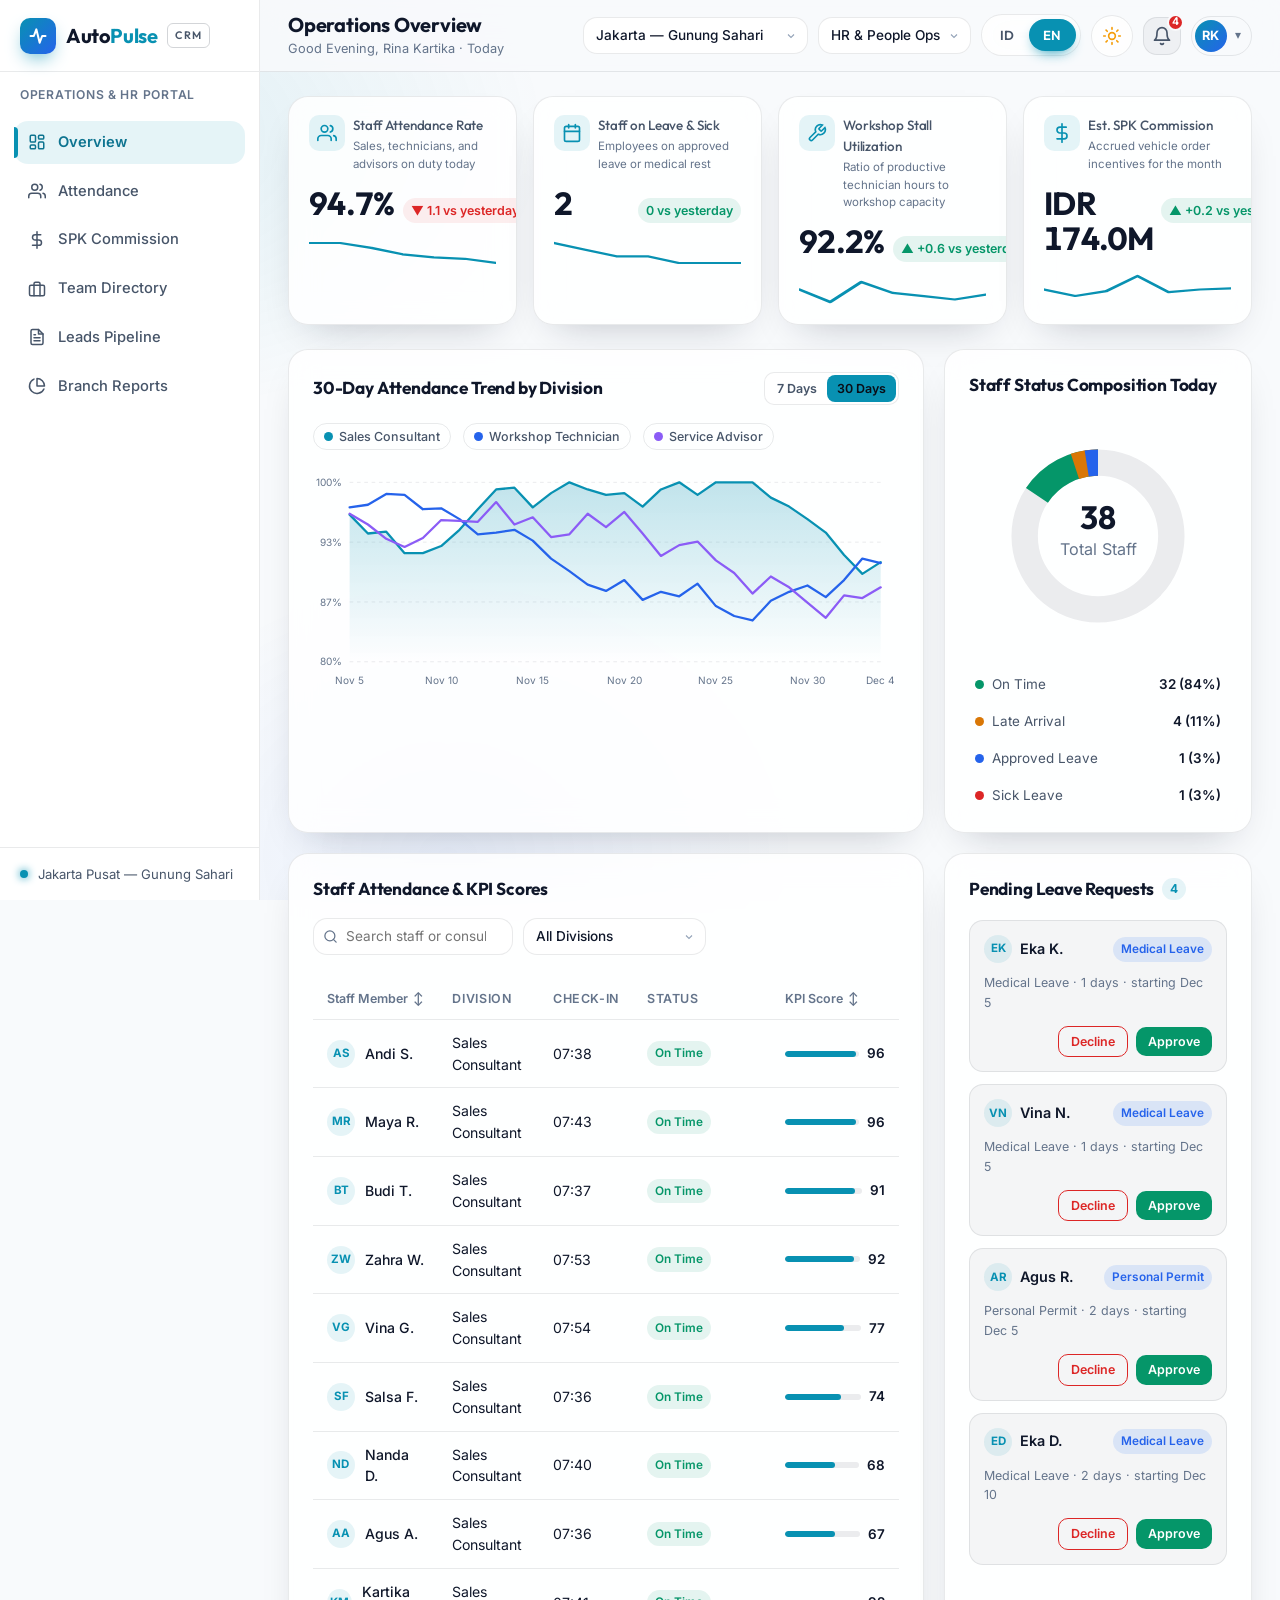
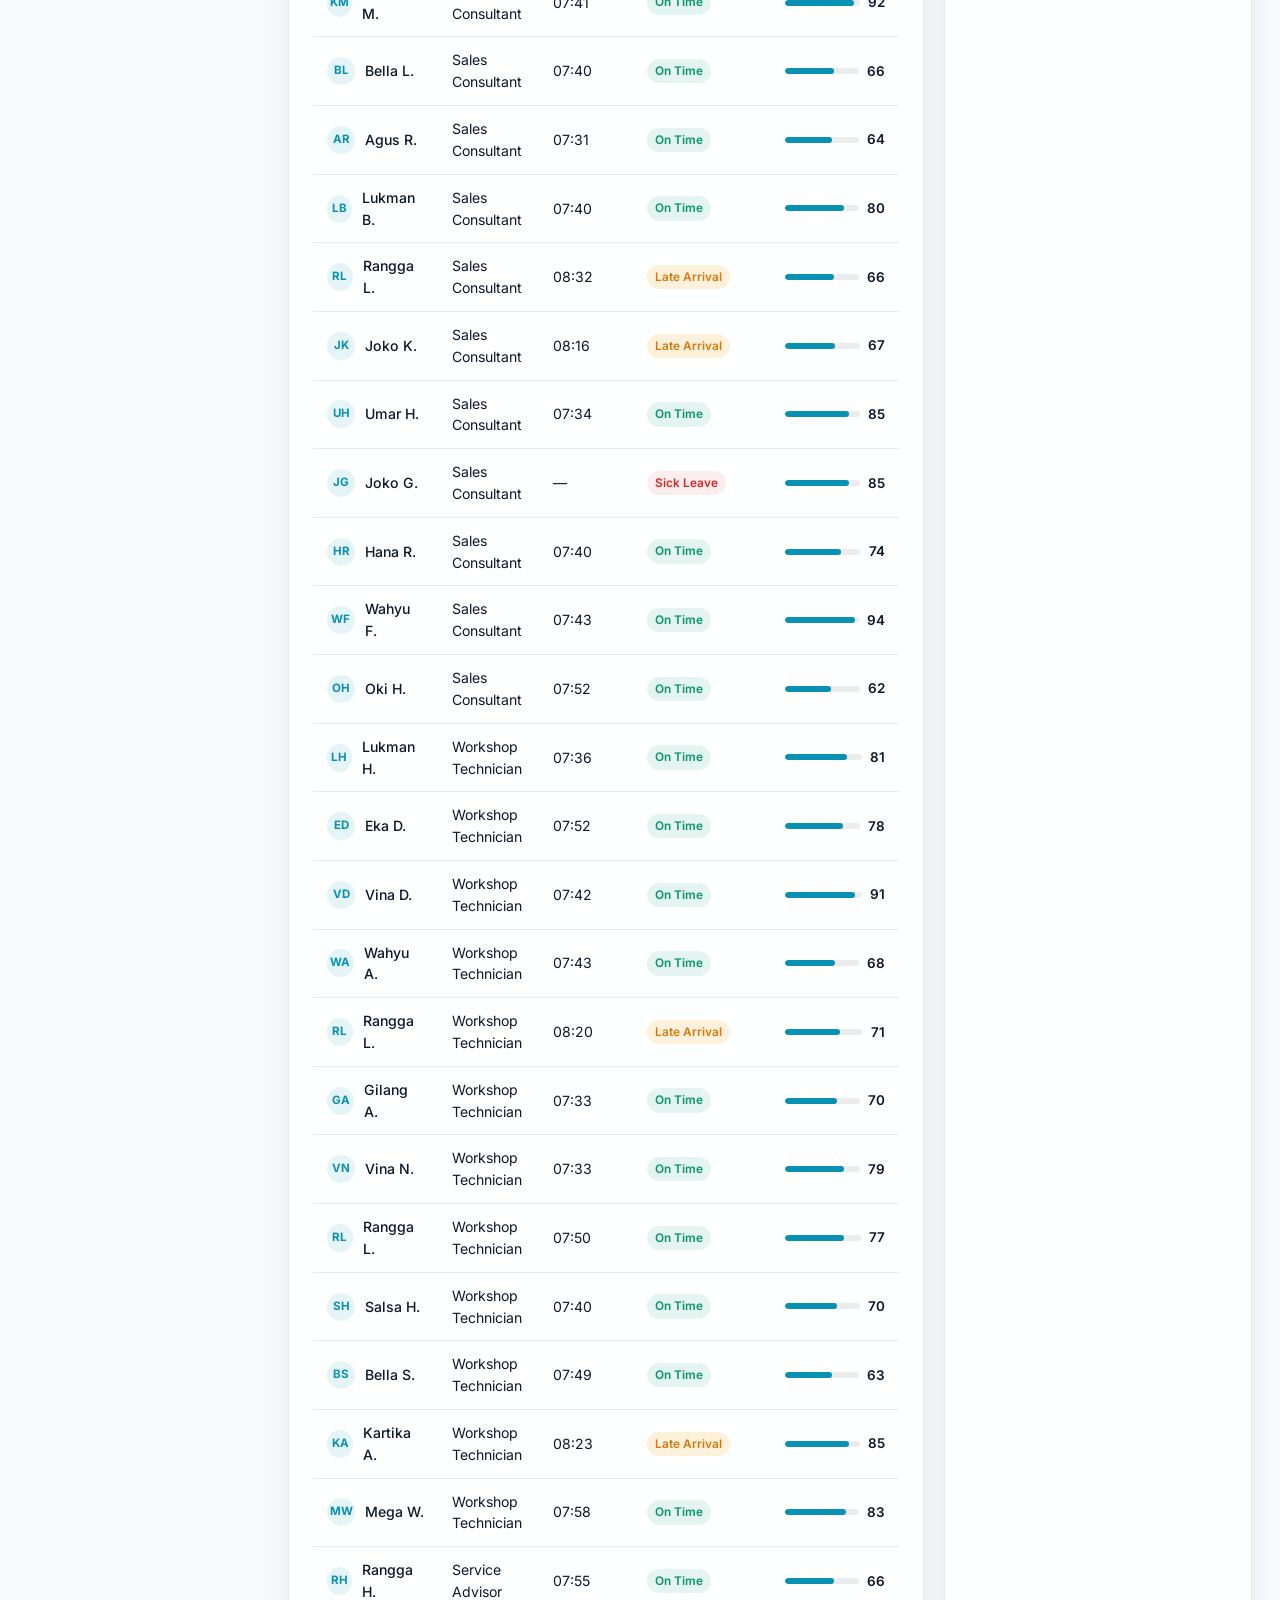
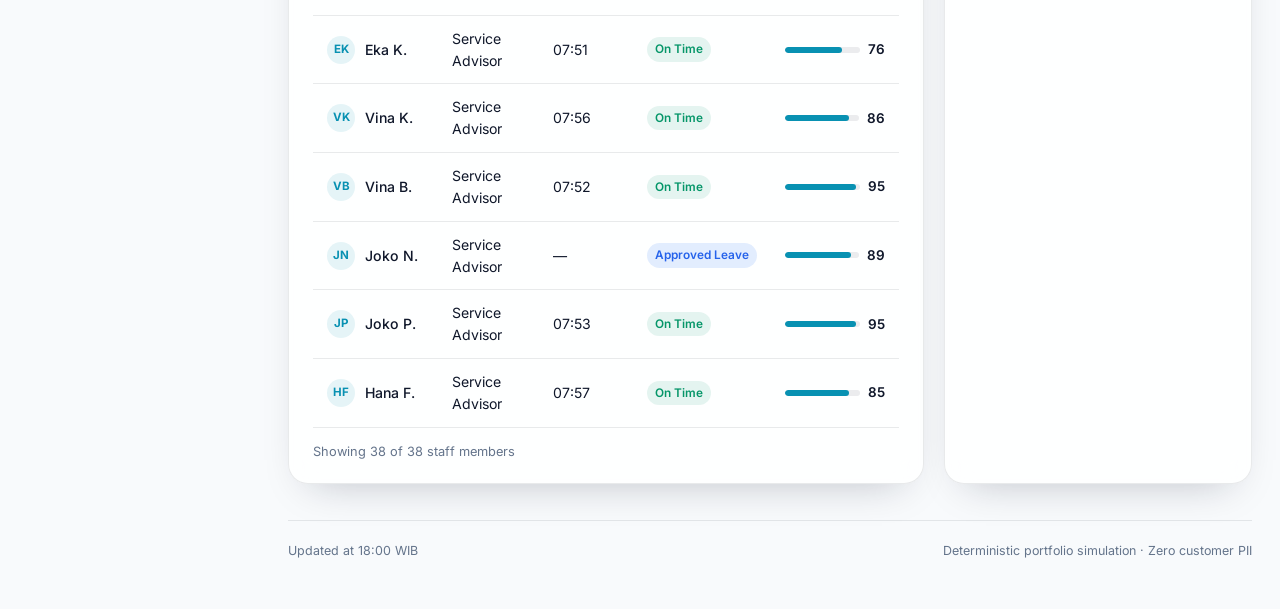
<file: index.html>
<!DOCTYPE html>
<html lang="id" data-theme="dark">
<head>
  <meta charset="UTF-8">
  <meta name="viewport" content="width=device-width, initial-scale=1.0">
  <title>Dashboard — AutoPulse CRM | Automotive Operations &amp; HR</title>
  <meta name="description" content="Dashboard operasional dealer dan manajemen produktivitas SDM otomotif AutoPulse CRM.">
  <meta name="theme-color" content="#0A0E17">
  <meta name="robots" content="noindex">
  <link rel="icon" type="image/svg+xml" href="assets/favicon.svg">
  <!-- Pre-paint theme & language to prevent flash of unstyled theme -->
  <script>
    (function () {
      try {
        var theme = localStorage.getItem("autopulse-theme");
        if (theme !== "light" && theme !== "dark") {
          theme = window.matchMedia("(prefers-color-scheme: light)").matches ? "light" : "dark";
        }
        document.documentElement.setAttribute("data-theme", theme);
        var lang = localStorage.getItem("autopulse-lang");
        if (lang === "id" || lang === "en") document.documentElement.lang = lang;
      } catch (e) { /* storage unavailable: keep defaults */ }
    })();
  </script>
  <link rel="preconnect" href="https://fonts.googleapis.com">
  <link rel="preconnect" href="https://fonts.gstatic.com" crossorigin>
  <link href="https://fonts.googleapis.com/css2?family=Inter:wght@400;500;600;700&family=Outfit:wght@500;600;700;800&display=swap" rel="stylesheet">
  <link rel="stylesheet" href="styles.css">
  <link rel="stylesheet" href="dashboard.css">
</head>
<body class="page-dashboard">
  <a href="#main-content" id="skip-link" class="skip-link" data-i18n="skipToContent">Lewati ke konten utama</a>
  <div class="bg-glow" aria-hidden="true"></div>

  <div class="dash-shell">
    <!-- ===== Sidebar ===== -->
    <aside id="sidebar" class="dash-sidebar" data-i18n-aria="navLabel" aria-label="Navigasi sidebar">
      <div class="sidebar-header">
        <a class="brand" href="#" aria-label="AutoPulse CRM">
          <span class="brand-mark" aria-hidden="true">
            <svg width="20" height="20" viewBox="0 0 24 24" fill="none" stroke="currentColor" stroke-width="2.4" stroke-linecap="round" stroke-linejoin="round"><path d="M3 12h4l3-8 4 16 3-8h4"/></svg>
          </span>
          <span class="brand-name">Auto<span>Pulse</span></span>
          <span class="brand-tag">CRM</span>
        </a>
        <button type="button" id="sidebar-close" class="sidebar-close-btn" data-i18n-aria="menuClose" aria-label="Tutup menu navigasi">
          <svg width="20" height="20" viewBox="0 0 24 24" fill="none" stroke="currentColor" stroke-width="2.2" stroke-linecap="round"><path d="M18 6L6 18M6 6l12 12"/></svg>
        </button>
      </div>
      <p class="brand-sub" data-i18n="brandSub">Portal Operasional &amp; SDM</p>

      <nav id="side-nav" class="side-nav" data-i18n-aria="navLabel" aria-label="Navigasi utama">
        <button type="button" class="nav-item is-active" data-nav="overview" aria-current="page">
          <svg class="nav-icon" viewBox="0 0 24 24" fill="none" stroke="currentColor" stroke-width="2" stroke-linecap="round" stroke-linejoin="round" aria-hidden="true"><rect x="3" y="3" width="7" height="9" rx="1.5"/><rect x="14" y="3" width="7" height="5" rx="1.5"/><rect x="14" y="12" width="7" height="9" rx="1.5"/><rect x="3" y="16" width="7" height="5" rx="1.5"/></svg>
          <span class="nav-label" data-i18n="nav_overview">Ringkasan</span>
        </button>
        <button type="button" class="nav-item" data-nav="attendance">
          <svg class="nav-icon" viewBox="0 0 24 24" fill="none" stroke="currentColor" stroke-width="2" stroke-linecap="round" stroke-linejoin="round" aria-hidden="true"><path d="M17 21v-2a4 4 0 0 0-4-4H5a4 4 0 0 0-4 4v2"/><circle cx="9" cy="7" r="4"/><path d="M23 21v-2a4 4 0 0 0-3-3.87"/><path d="M16 3.13a4 4 0 0 1 0 7.75"/></svg>
          <span class="nav-label" data-i18n="nav_attendance">Presensi Staf</span>
        </button>
        <button type="button" class="nav-item" data-nav="commission">
          <svg class="nav-icon" viewBox="0 0 24 24" fill="none" stroke="currentColor" stroke-width="2" stroke-linecap="round" stroke-linejoin="round" aria-hidden="true"><line x1="12" y1="1" x2="12" y2="23"/><path d="M17 5H9.5a3.5 3.5 0 0 0 0 7h5a3.5 3.5 0 0 1 0 7H6"/></svg>
          <span class="nav-label" data-i18n="nav_commission">Insentif SPK</span>
        </button>
        <button type="button" class="nav-item" data-nav="team">
          <svg class="nav-icon" viewBox="0 0 24 24" fill="none" stroke="currentColor" stroke-width="2" stroke-linecap="round" stroke-linejoin="round" aria-hidden="true"><rect x="2" y="7" width="20" height="14" rx="2" ry="2"/><path d="M16 21V5a2 2 0 0 0-2-2h-4a2 2 0 0 0-2 2v16"/></svg>
          <span class="nav-label" data-i18n="nav_team">Direktori Tim</span>
        </button>
        <button type="button" class="nav-item" data-nav="leads">
          <svg class="nav-icon" viewBox="0 0 24 24" fill="none" stroke="currentColor" stroke-width="2" stroke-linecap="round" stroke-linejoin="round" aria-hidden="true"><path d="M14 2H6a2 2 0 0 0-2 2v16a2 2 0 0 0 2 2h12a2 2 0 0 0 2-2V8z"/><polyline points="14 2 14 8 20 8"/><line x1="16" y1="13" x2="8" y2="13"/><line x1="16" y1="17" x2="8" y2="17"/><polyline points="10 9 9 9 8 9"/></svg>
          <span class="nav-label" data-i18n="nav_leads">Pipeline Prospek</span>
        </button>
        <button type="button" class="nav-item" data-nav="reports">
          <svg class="nav-icon" viewBox="0 0 24 24" fill="none" stroke="currentColor" stroke-width="2" stroke-linecap="round" stroke-linejoin="round" aria-hidden="true"><path d="M21.21 15.89A10 10 0 1 1 8 2.83"/><path d="M22 12A10 10 0 0 0 12 2v10z"/></svg>
          <span class="nav-label" data-i18n="nav_reports">Laporan Cabang</span>
        </button>
      </nav>

      <div class="sidebar-footer">
        <span class="branch-pill-dot" aria-hidden="true"></span>
        <span id="sidebar-branch" class="sidebar-branch-name">Jakarta Pusat</span>
      </div>
    </aside>

    <div id="sidebar-backdrop" class="sidebar-backdrop" aria-hidden="true"></div>

    <!-- ===== Main Column ===== -->
    <div class="dash-main-wrap">
      <!-- Top bar -->
      <header class="dash-topbar">
        <div class="topbar-left">
          <button type="button" id="menu-toggle" class="menu-toggle-btn" data-i18n-aria="menuOpen" aria-label="Buka menu navigasi">
            <svg width="22" height="22" viewBox="0 0 24 24" fill="none" stroke="currentColor" stroke-width="2.2" stroke-linecap="round"><line x1="3" y1="12" x2="21" y2="12"/><line x1="3" y1="6" x2="21" y2="6"/><line x1="3" y1="18" x2="21" y2="18"/></svg>
          </button>
          <div class="topbar-title-group">
            <h1 id="page-title" data-i18n="pageTitle">Ringkasan Operasional</h1>
            <p class="topbar-sub"><span id="welcome-text">Selamat Pagi, Rina Kartika</span> · <span id="today-text" data-i18n="todayLabel">Hari ini</span></p>
          </div>
        </div>

        <div class="topbar-controls">
          <div class="select-wrapper">
            <label for="branch-select" class="sr-only" data-i18n="labelBranch">Cabang Dealer</label>
            <select id="branch-select" class="dash-select" data-i18n-aria="labelBranch" aria-label="Cabang Dealer">
              <option value="jkt">Jakarta — Gunung Sahari</option>
              <option value="bsd">Tangerang — BSD City</option>
              <option value="bdg">Bandung — Soekarno Hatta</option>
              <option value="sby">Surabaya — Ahmad Yani</option>
              <option value="mdn">Medan — Gatot Subroto</option>
            </select>
          </div>

          <div class="select-wrapper">
            <label for="role-select" class="sr-only" data-i18n="labelRole">Peran Aktif</label>
            <select id="role-select" class="dash-select" data-i18n-aria="labelRole" aria-label="Peran Aktif">
              <option value="hrd" data-i18n="role_hrd">HRD &amp; People Ops</option>
              <option value="bm" data-i18n="role_bm">Branch Manager</option>
            </select>
          </div>

          <div class="lang-toggle" role="group" aria-label="Language / Bahasa">
            <button type="button" id="lang-id" class="lang-btn" data-lang="id" aria-pressed="true">ID</button>
            <button type="button" id="lang-en" class="lang-btn" data-lang="en" aria-pressed="false">EN</button>
          </div>

          <button type="button" id="theme-toggle" class="theme-toggle" data-i18n-aria="themeToggle" aria-label="Ganti tema">
            <svg class="icon-sun" viewBox="0 0 24 24" fill="none" stroke="currentColor" stroke-width="2" stroke-linecap="round"><circle cx="12" cy="12" r="4"/><path d="M12 2v2M12 20v2M4.9 4.9l1.4 1.4M17.7 17.7l1.4 1.4M2 12h2M20 12h2M4.9 19.1l1.4-1.4M17.7 6.3l1.4-1.4"/></svg>
            <svg class="icon-moon" viewBox="0 0 24 24" fill="none" stroke="currentColor" stroke-width="2" stroke-linecap="round" stroke-linejoin="round"><path d="M21 12.8A9 9 0 1 1 11.2 3a7 7 0 0 0 9.8 9.8z"/></svg>
          </button>

          <button type="button" id="notif-btn" class="dash-icon-btn" data-i18n-aria="notifications" aria-label="Notifikasi">
            <svg width="20" height="20" viewBox="0 0 24 24" fill="none" stroke="currentColor" stroke-width="2" stroke-linecap="round" stroke-linejoin="round" aria-hidden="true"><path d="M18 8A6 6 0 0 0 6 8c0 7-3 9-3 9h18s-3-2-3-9"/><path d="M13.73 21a2 2 0 0 1-3.46 0"/></svg>
            <span id="notif-count" class="notif-badge">4</span>
          </button>

          <div class="user-menu-wrapper">
            <button type="button" id="user-menu-btn" class="user-menu-btn" aria-haspopup="menu" aria-expanded="false" data-i18n-aria="userMenu" aria-label="Menu pengguna">
              <span id="user-avatar" class="user-avatar" aria-hidden="true">RK</span>
              <span class="user-caret" aria-hidden="true">▾</span>
            </button>
            <div id="user-menu" class="user-menu-dropdown" role="menu" hidden>
              <div class="user-menu-info">
                <strong id="user-name">Rina Kartika</strong>
                <span id="user-role" class="user-role-tag" data-i18n="role_hrd">HRD &amp; People Ops</span>
              </div>
            </div>
          </div>
        </div>
      </header>

      <!-- Main content body -->
      <main id="main-content" class="dash-content" tabindex="-1">
        <!-- ==================== SUB-VIEW 0: OVERVIEW ==================== -->
        <div id="view-overview" class="subview-panel">
          <!-- KPI Row -->
          <section id="kpi-grid" class="kpi-grid" aria-label="Indikator Kinerja Utama">
            <!-- Rendered dynamically by JS -->
          </section>

          <!-- Operational Grid (Charts, Table, Feed) -->
          <div class="dash-grid">
            <!-- Main Chart Card -->
            <article id="chart-card" class="dash-card card-chart">
              <div class="card-header">
                <div class="card-title-group">
                  <h2 id="chart-title" class="card-title" data-i18n="chartAttendanceTitle">Tren Kehadiran 30 Hari per Divisi</h2>
                </div>
                <div class="card-actions">
                  <div id="range-group" class="range-btn-group" role="group" aria-label="Rentang Waktu">
                    <button type="button" class="range-btn" data-range="7" data-i18n="range7">7 Hari</button>
                    <button type="button" class="range-btn is-active" data-range="30" data-i18n="range30" aria-pressed="true">30 Hari</button>
                  </div>
                </div>
              </div>
              <div id="chart-legend" class="chart-legend" role="group" aria-label="Filter Seri Grafik"></div>
              <div id="chart-body" class="chart-body" role="img" aria-label="Grafik data operasional"></div>
              <div id="chart-tooltip" class="chart-tooltip" role="status" aria-live="polite" hidden></div>
              <div id="chart-sr" class="sr-only"></div>
            </article>

            <!-- Side Card (Donut / Gauge) -->
            <article id="side-card" class="dash-card card-side">
              <div class="card-header">
                <h2 id="side-title" class="card-title" data-i18n="sideDonutTitle">Komposisi Status Staf Hari Ini</h2>
              </div>
              <div id="side-body" class="side-body" role="img" aria-label="Grafik ringkasan status"></div>
              <div id="side-legend" class="side-legend"></div>
            </article>

            <!-- Detail Table Card -->
            <article id="table-card" class="dash-card card-table">
              <div class="card-header">
                <div class="card-title-group">
                  <h2 id="table-title" class="card-title" data-i18n="tableStaffTitle">Status Kehadiran &amp; Skor KPI Staf</h2>
                </div>
                <div class="card-actions table-tools">
                  <div class="search-input-wrapper">
                    <svg class="search-icon" viewBox="0 0 24 24" fill="none" stroke="currentColor" stroke-width="2" stroke-linecap="round" stroke-linejoin="round" aria-hidden="true"><circle cx="11" cy="11" r="8"/><line x1="21" y1="21" x2="16.65" y2="16.65"/></svg>
                    <input type="search" id="table-search" class="dash-search-input" data-i18n-placeholder="searchPlaceholder" placeholder="Cari nama staf atau wiraniaga…">
                  </div>
                  <div class="select-wrapper">
                    <label for="division-filter" class="sr-only" data-i18n="filterDivision">Divisi</label>
                    <select id="division-filter" class="dash-select" data-i18n-aria="filterDivision" aria-label="Divisi">
                      <option value="all" data-i18n="allDivisions">Semua Divisi</option>
                      <option value="sales" data-i18n="div_sales">Sales Consultant</option>
                      <option value="tech" data-i18n="div_tech">Teknisi Bengkel</option>
                      <option value="sa" data-i18n="div_sa">Service Advisor</option>
                    </select>
                  </div>
                </div>
              </div>
              <div class="table-wrap">
                <table id="data-table" class="dash-table">
                  <thead id="table-head"></thead>
                  <tbody id="table-body"></tbody>
                </table>
              </div>
              <div class="table-footer">
                <p id="table-count" class="table-count"></p>
                <div id="table-empty" class="empty-box" hidden>
                  <p data-i18n="tableEmpty">Tidak ada data staf yang sesuai dengan filter pencarian.</p>
                </div>
              </div>
            </article>

            <!-- Activity / Queue Feed Card -->
            <article id="feed-card" class="dash-card card-feed">
              <div class="card-header">
                <div class="feed-title-wrap">
                  <h2 id="feed-title" class="card-title" data-i18n="feedLeaveTitle">Pengajuan Cuti Menunggu Persetujuan</h2>
                  <span id="feed-count" class="badge-count">4</span>
                </div>
              </div>
              <ul id="feed-list" class="feed-list" role="list"></ul>
              <div id="feed-empty" class="empty-box" hidden>
                <p data-i18n="feedEmpty">Semua pengajuan telah diproses.</p>
              </div>
            </article>
          </div>
        </div>

        <!-- ==================== SUB-VIEW 1: ATTENDANCE ==================== -->
        <div id="view-attendance" class="subview-panel" hidden>
          <div id="att-summary-grid" class="kpi-grid"></div>

          <article class="dash-card subview-card">
            <div class="card-header">
              <div class="card-title-group">
                <h2 class="card-title" data-i18n="att_card_log">Catatan Presensi &amp; Jam Kerja Harian</h2>
              </div>
              <div class="card-actions table-tools">
                <div class="search-input-wrapper">
                  <svg class="search-icon" viewBox="0 0 24 24" fill="none" stroke="currentColor" stroke-width="2" stroke-linecap="round" stroke-linejoin="round" aria-hidden="true"><circle cx="11" cy="11" r="8"/><line x1="21" y1="21" x2="16.65" y2="16.65"/></svg>
                  <input type="search" id="att-search" class="dash-search-input" data-i18n-placeholder="searchPlaceholder" placeholder="Cari nama staf atau wiraniaga…">
                </div>
                <div class="select-wrapper">
                  <select id="att-status-filter" class="dash-select">
                    <option value="all">Semua Status</option>
                    <option value="present">Hadir Tepat Waktu</option>
                    <option value="late">Terlambat</option>
                    <option value="leave">Cuti Resmi</option>
                    <option value="sick">Izin Sakit</option>
                  </select>
                </div>
                <button type="button" id="btn-export-att" class="btn btn-outline btn-compact">
                  <svg width="16" height="16" viewBox="0 0 24 24" fill="none" stroke="currentColor" stroke-width="2" stroke-linecap="round" stroke-linejoin="round" aria-hidden="true"><path d="M21 15v4a2 2 0 0 1-2 2H5a2 2 0 0 1-2-2v-4"/><polyline points="7 10 12 15 17 10"/><line x1="12" y1="15" x2="12" y2="3"/></svg>
                  <span data-i18n="att_btn_export">Ekspor Presensi (Excel)</span>
                </button>
              </div>
            </div>
            <div class="table-wrap">
              <table id="att-table" class="dash-table">
                <thead id="att-table-head"></thead>
                <tbody id="att-table-body"></tbody>
              </table>
            </div>
            <div class="table-footer">
              <p id="att-count" class="table-count"></p>
              <div id="att-empty" class="empty-box" hidden>
                <p data-i18n="tableEmpty">Tidak ada data staf yang sesuai dengan filter pencarian.</p>
              </div>
            </div>
          </article>
        </div>

        <!-- ==================== SUB-VIEW 2: COMMISSION ==================== -->
        <div id="view-commission" class="subview-panel" hidden>
          <div id="comm-summary-grid" class="kpi-grid"></div>

          <div id="comm-rule-box" class="info-banner">
            <svg width="20" height="20" viewBox="0 0 24 24" fill="none" stroke="currentColor" stroke-width="2" stroke-linecap="round" stroke-linejoin="round" aria-hidden="true"><circle cx="12" cy="12" r="10"/><line x1="12" y1="16" x2="12" y2="12"/><line x1="12" y1="8" x2="12.01" y2="8"/></svg>
            <span data-i18n="comm_rule_note">Ketentuan: Komisi Rp 1.500.000/SPK + bonus akselerator Rp 500.000/unit untuk pencapaian di atas 10 unit.</span>
          </div>

          <article class="dash-card subview-card">
            <div class="card-header">
              <div class="card-title-group">
                <h2 class="card-title" data-i18n="comm_card_table">Rincian Insentif per Wiraniaga</h2>
              </div>
              <div class="card-actions">
                <button type="button" id="btn-submit-payroll" class="btn btn-primary btn-compact">
                  <svg width="16" height="16" viewBox="0 0 24 24" fill="none" stroke="currentColor" stroke-width="2" stroke-linecap="round" stroke-linejoin="round" aria-hidden="true"><path d="M22 11.08V12a10 10 0 1 1-5.93-9.14"/><polyline points="22 4 12 14.01 9 11.01"/></svg>
                  <span data-i18n="comm_btn_payroll">Ajukan Batch Payroll</span>
                </button>
              </div>
            </div>
            <div class="table-wrap">
              <table id="comm-table" class="dash-table">
                <thead id="comm-table-head"></thead>
                <tbody id="comm-table-body"></tbody>
              </table>
            </div>
            <div class="table-footer">
              <p id="comm-count" class="table-count"></p>
            </div>
          </article>
        </div>

        <!-- ==================== SUB-VIEW 3: TEAM DIRECTORY ==================== -->
        <div id="view-team" class="subview-panel" hidden>
          <div class="team-toolbar">
            <div class="search-input-wrapper">
              <svg class="search-icon" viewBox="0 0 24 24" fill="none" stroke="currentColor" stroke-width="2" stroke-linecap="round" stroke-linejoin="round" aria-hidden="true"><circle cx="11" cy="11" r="8"/><line x1="21" y1="21" x2="16.65" y2="16.65"/></svg>
              <input type="search" id="team-search" class="dash-search-input" data-i18n-placeholder="team_search_ph" placeholder="Cari nama staf, jabatan, atau NIP…">
            </div>
            <div class="select-wrapper">
              <select id="team-division-filter" class="dash-select">
                <option value="all" data-i18n="team_filter_all">Semua Karyawan</option>
                <option value="sales" data-i18n="div_sales">Sales Consultant</option>
                <option value="tech" data-i18n="div_tech">Teknisi Bengkel</option>
                <option value="sa" data-i18n="div_sa">Service Advisor</option>
              </select>
            </div>
          </div>

          <div id="team-grid" class="team-cards-grid"></div>
          <div id="team-empty" class="empty-box" hidden>
            <p data-i18n="tableEmpty">Tidak ada data staf yang sesuai dengan filter pencarian.</p>
          </div>
        </div>

        <!-- ==================== SUB-VIEW 4: LEADS PIPELINE ==================== -->
        <div id="view-leads" class="subview-panel" hidden>
          <div id="leads-funnel-grid" class="funnel-grid"></div>

          <article class="dash-card subview-card">
            <div class="card-header">
              <div class="card-title-group">
                <h2 class="card-title" data-i18n="leads_card_table">Daftar Pelanggan Prospektif Aktif</h2>
              </div>
              <div class="card-actions table-tools">
                <div class="search-input-wrapper">
                  <svg class="search-icon" viewBox="0 0 24 24" fill="none" stroke="currentColor" stroke-width="2" stroke-linecap="round" stroke-linejoin="round" aria-hidden="true"><circle cx="11" cy="11" r="8"/><line x1="21" y1="21" x2="16.65" y2="16.65"/></svg>
                  <input type="search" id="leads-search" class="dash-search-input" placeholder="Cari pelanggan, model mobil, atau sales…">
                </div>
                <button type="button" id="btn-add-lead" class="btn btn-primary btn-compact">
                  <svg width="16" height="16" viewBox="0 0 24 24" fill="none" stroke="currentColor" stroke-width="2" stroke-linecap="round" stroke-linejoin="round" aria-hidden="true"><line x1="12" y1="5" x2="12" y2="19"/><line x1="5" y1="12" x2="19" y2="12"/></svg>
                  <span data-i18n="leads_btn_add">Tambah Prospek Baru</span>
                </button>
              </div>
            </div>
            <div class="table-wrap">
              <table id="leads-table" class="dash-table">
                <thead id="leads-table-head"></thead>
                <tbody id="leads-table-body"></tbody>
              </table>
            </div>
            <div class="table-footer">
              <p id="leads-count" class="table-count"></p>
              <div id="leads-empty" class="empty-box" hidden>
                <p data-i18n="tableEmpty">Tidak ada data staf yang sesuai dengan filter pencarian.</p>
              </div>
            </div>
          </article>
        </div>

        <!-- ==================== SUB-VIEW 5: BRANCH REPORTS ==================== -->
        <div id="view-reports" class="subview-panel" hidden>
          <div class="reports-header-card dash-card">
            <div class="reports-header-info">
              <span class="report-tag" data-i18n="rep_month_label">Periode: Oktober 2026</span>
              <h2 class="reports-header-title" data-i18n="rep_header">Ringkasan Laporan Operasional Bulanan</h2>
            </div>
            <div class="reports-header-actions">
              <button type="button" id="btn-download-pdf" class="btn btn-outline btn-compact">
                <svg width="16" height="16" viewBox="0 0 24 24" fill="none" stroke="currentColor" stroke-width="2" stroke-linecap="round" stroke-linejoin="round" aria-hidden="true"><path d="M14 2H6a2 2 0 0 0-2 2v16a2 2 0 0 0 2 2h12a2 2 0 0 0 2-2V8z"/><polyline points="14 2 14 8 20 8"/><line x1="16" y1="13" x2="8" y2="13"/><line x1="16" y1="17" x2="8" y2="17"/></svg>
                <span data-i18n="rep_btn_pdf">Unduh Laporan Resmi (PDF)</span>
              </button>
              <button type="button" id="btn-download-excel" class="btn btn-primary btn-compact">
                <svg width="16" height="16" viewBox="0 0 24 24" fill="none" stroke="currentColor" stroke-width="2" stroke-linecap="round" stroke-linejoin="round" aria-hidden="true"><path d="M21 15v4a2 2 0 0 1-2 2H5a2 2 0 0 1-2-2v-4"/><polyline points="7 10 12 15 17 10"/><line x1="12" y1="15" x2="12" y2="3"/></svg>
                <span data-i18n="rep_btn_excel">Ekspor Data Analitik (Excel)</span>
              </button>
            </div>
          </div>

          <div id="rep-kpi-grid" class="kpi-grid"></div>

          <div class="reports-grid">
            <article id="rep-summary-card" class="dash-card">
              <div class="card-header">
                <h3 class="card-title" data-i18n="rep_header">Ringkasan Laporan Operasional Bulanan</h3>
              </div>
              <div class="card-body-padded">
                <div class="report-stats-list">
                  <div class="report-stat-item">
                    <span class="report-stat-label" data-i18n="rep_sales_score">Pencapaian Target Penjualan (SPK)</span>
                    <strong id="rep-stat-spk" class="report-stat-val">—</strong>
                  </div>
                  <div class="report-stat-item">
                    <span class="report-stat-label" data-i18n="rep_service_score">Volume Unit Servis Bengkel</span>
                    <strong id="rep-stat-service" class="report-stat-val">—</strong>
                  </div>
                  <div class="report-stat-item">
                    <span class="report-stat-label" data-i18n="rep_csat_score">Skor Kepuasan Pelanggan (CSAT)</span>
                    <strong id="rep-stat-csat" class="report-stat-val">—</strong>
                  </div>
                  <div class="report-stat-item">
                    <span class="report-stat-label" data-i18n="rep_parts_score">Efisiensi Perputaran Sparepart</span>
                    <strong id="rep-stat-parts" class="report-stat-val">—</strong>
                  </div>
                  <div class="report-stat-item">
                    <span class="report-stat-label" data-i18n="rep_sop_score">Kepatuhan SOP &amp; Audit Dealer</span>
                    <strong id="rep-stat-sop" class="report-stat-val">—</strong>
                  </div>
                </div>
              </div>
            </article>

            <article class="dash-card">
              <div class="card-header">
                <h3 class="card-title" data-i18n="rep_highlights">Sorotan Utama Operasional Cabang</h3>
              </div>
              <div class="card-body-padded">
                <ul id="rep-highlights-list" class="highlights-list"></ul>
              </div>
            </article>
          </div>
        </div>

        <footer class="dash-footer">
          <span id="last-updated" class="footer-updated"></span>
          <span class="footer-note" data-i18n="demoNote">Data simulasi portofolio deterministik · Zero customer PII</span>
        </footer>
      </main>
    </div>
  </div>

  <!-- Toast notification stack region -->
  <div id="toast-region" class="toast-region" aria-live="polite" aria-atomic="false"></div>

  <!-- Scripts -->
  <script src="dashboard-data.js"></script>
  <script src="dashboard-i18n.js"></script>
  <script src="dashboard.js"></script>
</body>
</html>
</file>
<file: styles.css>
/* ==========================================================================
   AutoPulse CRM — Login Page Stylesheet
   Dual theme: Obsidian Titanium (dark, default) & Alabaster Frost (light)
   ========================================================================== */

/* ---------- 1. Design tokens ---------- */
:root {
  /* Dark mode (default) */
  --bg-primary: #0A0E17;
  --bg-secondary: #111827;
  --bg-card: rgba(22, 28, 41, 0.72);
  --bg-card-solid: #161C29;
  --bg-input: rgba(15, 20, 32, 0.8);
  --bg-hover: rgba(255, 255, 255, 0.05);
  --border-color: rgba(255, 255, 255, 0.09);
  --border-strong: rgba(255, 255, 255, 0.16);
  --text-primary: #F8FAFC;
  --text-secondary: #94A3B8;
  --text-muted: #64748B;
  --accent-primary: #06B6D4;
  --accent-primary-strong: #22D3EE;
  --accent-secondary: #3B82F6;
  --accent-action: #E11D48;
  --success: #10B981;
  --warning: #F59E0B;
  --danger: #F43F5E;
  --accent-soft: rgba(6, 182, 212, 0.14);
  --success-soft: rgba(16, 185, 129, 0.14);
  --danger-soft: rgba(244, 63, 94, 0.12);
  --shadow-card: 0 20px 50px -20px rgba(0, 0, 0, 0.7);
  --shadow-glow: 0 0 0 1px rgba(6, 182, 212, 0.35), 0 10px 30px -10px rgba(6, 182, 212, 0.55);
  --pulse-overlay: linear-gradient(180deg, rgba(10, 14, 23, 0.55) 0%, rgba(10, 14, 23, 0.82) 55%, rgba(10, 14, 23, 0.95) 100%);
  --gauge-track: rgba(255, 255, 255, 0.08);
  --skeleton: rgba(255, 255, 255, 0.06);
  --skeleton-shine: rgba(255, 255, 255, 0.12);
  color-scheme: dark;

  /* Shared tokens */
  --font-display: "Outfit", system-ui, sans-serif;
  --font-body: "Inter", system-ui, sans-serif;
  --radius-sm: 10px;
  --radius-md: 14px;
  --radius-lg: 20px;
  --radius-xl: 28px;
  --topbar-h: 72px;
  --ease-out: cubic-bezier(0.22, 1, 0.36, 1);
  --theme-transition: background-color 0.3s ease, color 0.3s ease, border-color 0.3s ease, box-shadow 0.3s ease;
}

[data-theme="light"] {
  --bg-primary: #F8FAFC;
  --bg-secondary: #EEF2F7;
  --bg-card: rgba(255, 255, 255, 0.84);
  --bg-card-solid: #FFFFFF;
  --bg-input: #FFFFFF;
  --bg-hover: rgba(15, 23, 42, 0.04);
  --border-color: rgba(15, 23, 42, 0.09);
  --border-strong: rgba(15, 23, 42, 0.18);
  --text-primary: #0F172A;
  --text-secondary: #475569;
  --text-muted: #64748B;
  --accent-primary: #0891B2;
  --accent-primary-strong: #0E7490;
  --accent-secondary: #2563EB;
  --accent-action: #DC2626;
  --success: #059669;
  --warning: #D97706;
  --danger: #DC2626;
  --accent-soft: rgba(8, 145, 178, 0.1);
  --success-soft: rgba(5, 150, 105, 0.1);
  --danger-soft: rgba(220, 38, 38, 0.08);
  --shadow-card: 0 18px 40px -22px rgba(15, 23, 42, 0.28);
  --shadow-glow: 0 0 0 1px rgba(8, 145, 178, 0.3), 0 10px 26px -12px rgba(8, 145, 178, 0.45);
  --pulse-overlay: linear-gradient(180deg, rgba(248, 250, 252, 0.62) 0%, rgba(248, 250, 252, 0.86) 55%, rgba(248, 250, 252, 0.96) 100%);
  --gauge-track: rgba(15, 23, 42, 0.08);
  --skeleton: rgba(15, 23, 42, 0.06);
  --skeleton-shine: rgba(15, 23, 42, 0.1);
  color-scheme: light;
}

/* ---------- 2. Base ---------- */
*,
*::before,
*::after {
  box-sizing: border-box;
}

html,
body {
  margin: 0;
  padding: 0;
}

body {
  min-height: 100vh;
  font-family: var(--font-body);
  font-size: 15px;
  line-height: 1.55;
  color: var(--text-primary);
  background: var(--bg-primary);
  -webkit-font-smoothing: antialiased;
  transition: var(--theme-transition);
  overflow-x: hidden;
}

h1, h2, h3 {
  font-family: var(--font-display);
  margin: 0;
  letter-spacing: -0.01em;
}

p {
  margin: 0;
}

button,
input,
select {
  font: inherit;
  color: inherit;
}

button {
  cursor: pointer;
}

:focus-visible {
  outline: 2px solid var(--accent-primary);
  outline-offset: 2px;
}

[hidden] {
  display: none !important;
}

.sr-only {
  position: absolute;
  width: 1px;
  height: 1px;
  padding: 0;
  margin: -1px;
  overflow: hidden;
  clip: rect(0, 0, 0, 0);
  border: 0;
}

/* Ambient glow behind the auth panel */
.bg-glow {
  position: fixed;
  inset: 0;
  pointer-events: none;
  z-index: 0;
  background:
    radial-gradient(600px 400px at 10% 15%, rgba(6, 182, 212, 0.12), transparent 70%),
    radial-gradient(500px 400px at 35% 95%, rgba(59, 130, 246, 0.1), transparent 70%);
}

[data-theme="light"] .bg-glow {
  background:
    radial-gradient(600px 400px at 10% 15%, rgba(8, 145, 178, 0.1), transparent 70%),
    radial-gradient(500px 400px at 35% 95%, rgba(37, 99, 235, 0.07), transparent 70%);
}

/* ---------- 3. Top bar ---------- */
.topbar {
  position: fixed;
  top: 0;
  left: 0;
  right: 0;
  height: var(--topbar-h);
  z-index: 20;
  display: flex;
  align-items: center;
  justify-content: space-between;
  padding: 0 32px;
  pointer-events: none;
}

.topbar > * {
  pointer-events: auto;
}

.brand {
  display: inline-flex;
  align-items: center;
  gap: 10px;
  text-decoration: none;
  color: var(--text-primary);
}

.brand-mark {
  width: 36px;
  height: 36px;
  border-radius: 10px;
  display: grid;
  place-items: center;
  background: linear-gradient(135deg, var(--accent-primary), var(--accent-secondary));
  box-shadow: 0 8px 20px -8px var(--accent-primary);
  color: #fff;
}

.brand-name {
  font-family: var(--font-display);
  font-weight: 700;
  font-size: 1.25rem;
  letter-spacing: -0.02em;
}

.brand-name span {
  color: var(--accent-primary);
}

.brand-tag {
  font-family: var(--font-display);
  font-size: 0.68rem;
  font-weight: 600;
  letter-spacing: 0.12em;
  padding: 3px 7px;
  border-radius: 6px;
  border: 1px solid var(--border-strong);
  color: var(--text-secondary);
}

.topbar-controls {
  display: flex;
  align-items: center;
  gap: 10px;
}

.lang-toggle {
  display: inline-flex;
  padding: 4px;
  border-radius: 999px;
  background: var(--bg-card);
  border: 1px solid var(--border-color);
  backdrop-filter: blur(16px);
  -webkit-backdrop-filter: blur(16px);
  transition: var(--theme-transition);
}

.lang-btn {
  border: 0;
  background: transparent;
  padding: 6px 14px;
  border-radius: 999px;
  font-family: var(--font-display);
  font-weight: 600;
  font-size: 0.82rem;
  letter-spacing: 0.04em;
  color: var(--text-secondary);
  transition: background-color 0.25s var(--ease-out), color 0.25s var(--ease-out);
}

.lang-btn:hover {
  color: var(--text-primary);
}

.lang-btn[aria-pressed="true"] {
  background: var(--accent-primary);
  color: #fff;
  box-shadow: 0 6px 14px -6px var(--accent-primary);
}

.theme-toggle {
  position: relative;
  width: 42px;
  height: 42px;
  border-radius: 50%;
  border: 1px solid var(--border-color);
  background: var(--bg-card);
  backdrop-filter: blur(16px);
  -webkit-backdrop-filter: blur(16px);
  display: grid;
  place-items: center;
  overflow: hidden;
  transition: var(--theme-transition), transform 0.2s var(--ease-out);
}

.theme-toggle:hover {
  transform: rotate(-12deg) scale(1.05);
  border-color: var(--accent-primary);
}

.theme-toggle svg {
  position: absolute;
  width: 20px;
  height: 20px;
  transition: transform 0.45s var(--ease-out), opacity 0.3s ease;
}

.icon-sun {
  color: #F59E0B;
  transform: translateY(30px) rotate(90deg);
  opacity: 0;
}

.icon-moon {
  color: var(--accent-primary-strong);
}

[data-theme="light"] .icon-sun {
  transform: none;
  opacity: 1;
}

[data-theme="light"] .icon-moon {
  transform: translateY(-30px) rotate(-90deg);
  opacity: 0;
}

/* ---------- 4. Split layout ---------- */
.split-container {
  position: relative;
  z-index: 1;
  display: grid;
  grid-template-columns: 1fr 1fr;
  min-height: 100vh;
}

/* ---------- 5. Auth panel (left) ---------- */
.auth-panel {
  display: flex;
  flex-direction: column;
  justify-content: center;
  align-items: center;
  padding: calc(var(--topbar-h) + 24px) 48px 28px;
}

.auth-card {
  width: 100%;
  max-width: 440px;
  animation: rise-in 0.7s var(--ease-out) both;
}

.eyebrow {
  display: inline-flex;
  align-items: center;
  gap: 8px;
  font-size: 0.85rem;
  font-weight: 500;
  color: var(--accent-primary);
  padding: 6px 12px;
  border-radius: 999px;
  background: var(--accent-soft);
  margin-bottom: 18px;
}

.pulse-dot {
  width: 7px;
  height: 7px;
  border-radius: 50%;
  background: currentColor;
  box-shadow: 0 0 0 0 currentColor;
  animation: ping 2s infinite;
}

.auth-card h1 {
  font-size: clamp(1.8rem, 2.6vw, 2.35rem);
  font-weight: 700;
  line-height: 1.15;
  margin-bottom: 10px;
}

.subtitle {
  color: var(--text-secondary);
  margin-bottom: 28px;
}

.field {
  margin-bottom: 16px;
}

.field label {
  display: block;
  font-size: 0.86rem;
  font-weight: 600;
  margin-bottom: 7px;
  color: var(--text-primary);
}

.input-wrap {
  position: relative;
  display: flex;
  align-items: center;
}

.input-icon {
  position: absolute;
  left: 14px;
  width: 18px;
  height: 18px;
  color: var(--text-muted);
  pointer-events: none;
  transition: color 0.2s ease;
}

.input-wrap input,
.input-wrap select {
  width: 100%;
  height: 50px;
  padding: 0 46px 0 44px;
  border-radius: var(--radius-md);
  border: 1px solid var(--border-color);
  background: var(--bg-input);
  color: var(--text-primary);
  transition: var(--theme-transition);
  appearance: none;
  -webkit-appearance: none;
}

.input-wrap select {
  cursor: pointer;
}

.input-wrap select option {
  background: var(--bg-card-solid);
  color: var(--text-primary);
}

.input-wrap input::placeholder {
  color: var(--text-muted);
}

.input-wrap input:hover,
.input-wrap select:hover {
  border-color: var(--border-strong);
}

.input-wrap input:focus,
.input-wrap select:focus {
  outline: none;
  border-color: var(--accent-primary);
  box-shadow: 0 0 0 4px var(--accent-soft);
}

.input-wrap:focus-within .input-icon {
  color: var(--accent-primary);
}

.select-chevron {
  position: absolute;
  right: 16px;
  width: 16px;
  height: 16px;
  color: var(--text-muted);
  pointer-events: none;
}

.field.has-error input,
.field.has-error select {
  border-color: var(--danger);
  box-shadow: 0 0 0 4px var(--danger-soft);
}

.field-error {
  min-height: 0;
  font-size: 0.8rem;
  color: var(--danger);
  margin-top: 6px;
}

.field-error:empty {
  display: none;
}

.pwd-toggle {
  position: absolute;
  right: 8px;
  width: 36px;
  height: 36px;
  border: 0;
  border-radius: 10px;
  background: transparent;
  color: var(--text-muted);
  display: grid;
  place-items: center;
  transition: background-color 0.2s ease, color 0.2s ease;
}

.pwd-toggle:hover {
  background: var(--bg-hover);
  color: var(--text-primary);
}

.pwd-toggle svg {
  width: 18px;
  height: 18px;
}

.form-row {
  display: flex;
  justify-content: space-between;
  align-items: center;
  margin: 4px 0 20px;
  font-size: 0.88rem;
}

.checkbox {
  display: inline-flex;
  align-items: center;
  gap: 9px;
  cursor: pointer;
  color: var(--text-secondary);
  user-select: none;
}

.checkbox input {
  appearance: none;
  -webkit-appearance: none;
  width: 18px;
  height: 18px;
  margin: 0;
  border-radius: 5px;
  border: 1.5px solid var(--border-strong);
  background: var(--bg-input);
  display: grid;
  place-items: center;
  cursor: pointer;
  transition: background-color 0.2s ease, border-color 0.2s ease;
}

.checkbox input::after {
  content: "";
  width: 9px;
  height: 5px;
  border-left: 2px solid #fff;
  border-bottom: 2px solid #fff;
  transform: rotate(-45deg) scale(0);
  margin-top: -2px;
  transition: transform 0.2s var(--ease-out);
}

.checkbox input:checked {
  background: var(--accent-primary);
  border-color: var(--accent-primary);
}

.checkbox input:checked::after {
  transform: rotate(-45deg) scale(1);
}

.link-btn {
  border: 0;
  background: none;
  padding: 0;
  color: var(--accent-primary);
  font-weight: 600;
  text-decoration: none;
  transition: color 0.2s ease;
}

.link-btn:hover {
  color: var(--accent-primary-strong);
  text-decoration: underline;
  text-underline-offset: 3px;
}

.form-alert {
  display: flex;
  gap: 10px;
  align-items: flex-start;
  padding: 12px 14px;
  margin-bottom: 16px;
  border-radius: var(--radius-sm);
  font-size: 0.86rem;
  color: var(--danger);
  background: var(--danger-soft);
  border: 1px solid color-mix(in srgb, var(--danger) 30%, transparent);
  animation: shake 0.4s ease;
}

.form-alert.is-warning {
  color: var(--warning);
  background: color-mix(in srgb, var(--warning) 12%, transparent);
  border-color: color-mix(in srgb, var(--warning) 30%, transparent);
}

.form-alert svg {
  flex: none;
  width: 18px;
  height: 18px;
  margin-top: 1px;
}

.btn {
  position: relative;
  width: 100%;
  height: 52px;
  border-radius: var(--radius-md);
  display: inline-flex;
  align-items: center;
  justify-content: center;
  gap: 10px;
  font-family: var(--font-display);
  font-weight: 600;
  font-size: 1rem;
  letter-spacing: 0.01em;
  transition: transform 0.2s var(--ease-out), box-shadow 0.25s ease, background-color 0.25s ease, border-color 0.25s ease, opacity 0.2s ease;
}

.btn:active:not(:disabled) {
  transform: scale(0.98);
}

.btn:disabled {
  cursor: not-allowed;
  opacity: 0.65;
}

.btn-primary {
  border: 0;
  color: #fff;
  background: linear-gradient(135deg, var(--accent-primary) 0%, var(--accent-secondary) 100%);
  box-shadow: 0 12px 28px -12px var(--accent-primary);
  overflow: hidden;
}

.btn-primary::before {
  content: "";
  position: absolute;
  inset: 0;
  background: linear-gradient(110deg, transparent 30%, rgba(255, 255, 255, 0.28) 50%, transparent 70%);
  transform: translateX(-100%);
  transition: transform 0.7s var(--ease-out);
}

.btn-primary:hover:not(:disabled) {
  box-shadow: var(--shadow-glow);
  transform: translateY(-1px);
}

.btn-primary:hover:not(:disabled)::before {
  transform: translateX(100%);
}

.btn-primary svg {
  width: 18px;
  height: 18px;
  transition: transform 0.25s var(--ease-out);
}

.btn-primary:hover:not(:disabled) svg {
  transform: translateX(3px);
}

.btn-spinner {
  width: 20px;
  height: 20px;
  border-radius: 50%;
  border: 2.5px solid rgba(255, 255, 255, 0.35);
  border-top-color: #fff;
  animation: spin 0.8s linear infinite;
}

.btn.is-loading .btn-label,
.btn.is-loading .btn-arrow {
  display: none;
}

.btn:not(.is-loading) .btn-spinner {
  display: none;
}

.btn-outline {
  border: 1px solid var(--border-strong);
  background: var(--bg-card);
  color: var(--text-primary);
}

.btn-outline:hover {
  border-color: var(--accent-primary);
  background: var(--bg-hover);
}

.btn-outline svg {
  width: 18px;
  height: 18px;
}

.divider {
  display: flex;
  align-items: center;
  gap: 14px;
  margin: 18px 0;
  font-size: 0.8rem;
  color: var(--text-muted);
}

.divider::before,
.divider::after {
  content: "";
  flex: 1;
  height: 1px;
  background: var(--border-color);
}

.demo-box {
  display: flex;
  align-items: center;
  justify-content: space-between;
  gap: 12px;
  margin-top: 18px;
  padding: 12px 14px;
  border-radius: var(--radius-md);
  border: 1px dashed color-mix(in srgb, var(--accent-primary) 45%, transparent);
  background: var(--accent-soft);
  font-size: 0.82rem;
  color: var(--text-secondary);
}

.demo-box strong {
  color: var(--text-primary);
  font-weight: 600;
}

.demo-box code {
  font-family: ui-monospace, "SFMono-Regular", Consolas, monospace;
  font-size: 0.8rem;
  color: var(--accent-primary);
}

.demo-fill {
  flex: none;
  border: 0;
  padding: 7px 12px;
  border-radius: 8px;
  font-size: 0.78rem;
  font-weight: 600;
  color: #fff;
  background: var(--accent-primary);
  transition: transform 0.2s var(--ease-out), opacity 0.2s ease;
}

.demo-fill:hover {
  transform: translateY(-1px);
  opacity: 0.92;
}

.help-line {
  margin-top: 22px;
  text-align: center;
  font-size: 0.88rem;
  color: var(--text-secondary);
}

.help-line svg {
  width: 15px;
  height: 15px;
  vertical-align: -2px;
  margin-right: 3px;
}

.auth-footer {
  margin-top: 28px;
  font-size: 0.78rem;
  color: var(--text-muted);
  text-align: center;
}

/* ---------- 6. Pulse panel (right) ---------- */
.pulse-panel {
  position: relative;
  overflow: hidden;
  border-left: 1px solid var(--border-color);
  background: var(--bg-secondary);
  transition: var(--theme-transition);
}

.pulse-bg {
  position: absolute;
  inset: 0;
  background-image: var(--pulse-overlay), url("assets/showroom-hero.jpg");
  background-size: cover;
  background-position: center 60%;
  transform: scale(1.04);
  animation: slow-zoom 24s ease-in-out infinite alternate;
}

.pulse-content {
  position: relative;
  z-index: 1;
  height: 100%;
  display: flex;
  flex-direction: column;
  gap: 16px;
  padding: calc(var(--topbar-h) + 20px) 40px 28px;
}

.pulse-header {
  display: flex;
  justify-content: space-between;
  align-items: flex-end;
  gap: 16px;
  flex-wrap: wrap;
}

.eyebrow-live {
  display: inline-flex;
  align-items: center;
  gap: 8px;
  font-family: var(--font-display);
  font-size: 0.74rem;
  font-weight: 600;
  letter-spacing: 0.16em;
  color: var(--accent-primary-strong);
  margin-bottom: 6px;
}

[data-theme="light"] .eyebrow-live {
  color: var(--accent-primary);
}

.live-dot {
  width: 8px;
  height: 8px;
  border-radius: 50%;
  background: var(--accent-action);
  animation: ping-red 1.6s infinite;
}

.pulse-header h2 {
  font-size: clamp(1.35rem, 2vw, 1.75rem);
  font-weight: 700;
}

.pulse-header .pulse-sub {
  font-size: 0.86rem;
  color: var(--text-secondary);
  margin-top: 2px;
}

.clock-box {
  display: flex;
  flex-direction: column;
  align-items: flex-end;
  gap: 6px;
}

.dealer-clock {
  font-family: var(--font-display);
  font-weight: 600;
  font-size: 1.5rem;
  font-variant-numeric: tabular-nums;
  letter-spacing: 0.02em;
}

.shift-badge {
  display: inline-flex;
  align-items: center;
  gap: 6px;
  font-size: 0.75rem;
  font-weight: 600;
  padding: 4px 10px;
  border-radius: 999px;
  color: var(--success);
  background: var(--success-soft);
  border: 1px solid color-mix(in srgb, var(--success) 30%, transparent);
}

.shift-badge.is-off {
  color: var(--text-secondary);
  background: var(--bg-hover);
  border-color: var(--border-color);
}

.shift-badge::before {
  content: "";
  width: 6px;
  height: 6px;
  border-radius: 50%;
  background: currentColor;
}

.stats-grid {
  display: grid;
  grid-template-columns: 1.05fr 1fr;
  grid-template-areas:
    "att act"
    "lead lead";
  gap: 14px;
}

.metric-card {
  position: relative;
  padding: 18px 20px;
  border-radius: var(--radius-lg);
  background: var(--bg-card);
  border: 1px solid var(--border-color);
  backdrop-filter: blur(16px);
  -webkit-backdrop-filter: blur(16px);
  box-shadow: var(--shadow-card);
  transition: var(--theme-transition), transform 0.3s var(--ease-out);
  animation: rise-in 0.7s var(--ease-out) both;
}

.metric-card:hover {
  transform: translateY(-3px);
  border-color: color-mix(in srgb, var(--accent-primary) 40%, var(--border-color));
}

.card-attendance { grid-area: att; animation-delay: 0.1s; }
.card-activity { grid-area: act; animation-delay: 0.18s; }
.card-leaderboard { grid-area: lead; animation-delay: 0.26s; }

.card-head {
  display: flex;
  align-items: center;
  justify-content: space-between;
  gap: 10px;
  margin-bottom: 14px;
}

.card-title {
  display: flex;
  align-items: center;
  gap: 10px;
  font-family: var(--font-display);
  font-weight: 600;
  font-size: 0.98rem;
}

.card-icon {
  width: 32px;
  height: 32px;
  border-radius: 9px;
  display: grid;
  place-items: center;
  color: var(--accent-primary);
  background: var(--accent-soft);
}

.card-icon svg {
  width: 17px;
  height: 17px;
}

.card-chip {
  font-size: 0.7rem;
  font-weight: 600;
  padding: 3px 8px;
  border-radius: 999px;
  color: var(--text-secondary);
  border: 1px solid var(--border-color);
  white-space: nowrap;
}

/* Attendance gauge */
.attendance-body {
  display: flex;
  align-items: center;
  gap: 18px;
}

.gauge {
  position: relative;
  flex: none;
  width: 112px;
  height: 112px;
}

.gauge svg {
  width: 100%;
  height: 100%;
  transform: rotate(-90deg);
}

.gauge-track {
  fill: none;
  stroke: var(--gauge-track);
  stroke-width: 10;
}

.gauge-fill {
  fill: none;
  stroke: url(#gauge-gradient);
  stroke-width: 10;
  stroke-linecap: round;
  transition: stroke-dashoffset 1.6s var(--ease-out);
  filter: drop-shadow(0 0 6px rgba(6, 182, 212, 0.5));
}

.gauge-label {
  position: absolute;
  inset: 0;
  display: flex;
  flex-direction: column;
  align-items: center;
  justify-content: center;
}

.gauge-value {
  font-family: var(--font-display);
  font-weight: 700;
  font-size: 1.55rem;
  line-height: 1;
  font-variant-numeric: tabular-nums;
}

.gauge-caption {
  font-size: 0.68rem;
  color: var(--text-secondary);
  margin-top: 4px;
}

.breakdown {
  list-style: none;
  margin: 0;
  padding: 0;
  flex: 1;
  display: grid;
  gap: 10px;
  min-width: 0;
}

.breakdown-row {
  display: grid;
  gap: 5px;
}

.breakdown-top {
  display: flex;
  justify-content: space-between;
  gap: 8px;
  font-size: 0.8rem;
}

.breakdown-top span:first-child {
  color: var(--text-secondary);
  white-space: nowrap;
  overflow: hidden;
  text-overflow: ellipsis;
}

.breakdown-top strong {
  font-variant-numeric: tabular-nums;
  font-weight: 600;
}

.bar {
  height: 6px;
  border-radius: 999px;
  background: var(--gauge-track);
  overflow: hidden;
}

.bar-fill {
  height: 100%;
  width: 0;
  border-radius: inherit;
  background: linear-gradient(90deg, var(--accent-primary), var(--accent-secondary));
  transition: width 1.4s var(--ease-out);
}

/* Activity */
.activity-body {
  display: grid;
  grid-template-columns: 1fr 1fr;
  gap: 12px;
}

.kpi {
  padding: 12px;
  border-radius: var(--radius-md);
  background: var(--bg-hover);
  border: 1px solid var(--border-color);
}

.kpi-value {
  font-family: var(--font-display);
  font-weight: 700;
  font-size: 1.9rem;
  line-height: 1.05;
  font-variant-numeric: tabular-nums;
}

.kpi-label {
  font-size: 0.76rem;
  color: var(--text-secondary);
  margin-top: 4px;
}

.kpi-trend {
  display: inline-flex;
  align-items: center;
  gap: 3px;
  margin-top: 6px;
  font-size: 0.72rem;
  font-weight: 600;
  color: var(--success);
}

.sparkline {
  grid-column: 1 / -1;
  display: flex;
  align-items: flex-end;
  gap: 5px;
  height: 46px;
  padding-top: 4px;
}

.spark-bar {
  flex: 1;
  height: 0;
  border-radius: 4px 4px 2px 2px;
  background: linear-gradient(180deg, var(--accent-primary), color-mix(in srgb, var(--accent-primary) 25%, transparent));
  opacity: 0.85;
  transition: height 1s var(--ease-out);
}

.spark-bar.is-now {
  background: linear-gradient(180deg, var(--accent-action), color-mix(in srgb, var(--accent-action) 25%, transparent));
}

.spark-caption {
  grid-column: 1 / -1;
  font-size: 0.7rem;
  color: var(--text-muted);
  margin-top: -6px;
}

/* Leaderboard */
.leaderboard {
  list-style: none;
  margin: 0;
  padding: 0;
  display: grid;
  gap: 10px;
}

.leader-row {
  display: grid;
  grid-template-columns: 34px 38px minmax(0, 1fr) auto;
  align-items: center;
  gap: 12px;
  padding: 8px 10px;
  border-radius: var(--radius-md);
  transition: background-color 0.2s ease;
}

.leader-row:hover {
  background: var(--bg-hover);
}

.rank {
  width: 30px;
  height: 30px;
  border-radius: 50%;
  display: grid;
  place-items: center;
  font-family: var(--font-display);
  font-weight: 700;
  font-size: 0.85rem;
  color: #0A0E17;
}

.rank-1 { background: linear-gradient(135deg, #FDE68A, #F59E0B); }
.rank-2 { background: linear-gradient(135deg, #F1F5F9, #94A3B8); }
.rank-3 { background: linear-gradient(135deg, #FDBA74, #C2410C); color: #fff; }

.avatar {
  width: 38px;
  height: 38px;
  border-radius: 12px;
  display: grid;
  place-items: center;
  font-family: var(--font-display);
  font-weight: 600;
  font-size: 0.85rem;
  color: #fff;
}

.leader-info {
  min-width: 0;
}

.leader-name {
  font-weight: 600;
  font-size: 0.9rem;
  display: flex;
  align-items: center;
  gap: 8px;
}

.leader-meta {
  font-size: 0.74rem;
  color: var(--text-secondary);
}

.leader-bar {
  margin-top: 6px;
}

.leader-bar .bar-fill.is-over {
  background: linear-gradient(90deg, var(--success), var(--accent-primary));
}

.leader-score {
  text-align: right;
}

.leader-score strong {
  display: block;
  font-family: var(--font-display);
  font-size: 1.05rem;
  font-variant-numeric: tabular-nums;
}

.badge-target {
  display: inline-block;
  font-size: 0.68rem;
  font-weight: 700;
  padding: 2px 7px;
  border-radius: 999px;
  color: var(--success);
  background: var(--success-soft);
}

.badge-target.is-under {
  color: var(--warning);
  background: color-mix(in srgb, var(--warning) 14%, transparent);
}

/* Ticker */
.ticker {
  display: flex;
  align-items: center;
  gap: 12px;
  padding: 10px 12px;
  border-radius: var(--radius-md);
  background: var(--bg-card);
  border: 1px solid var(--border-color);
  backdrop-filter: blur(16px);
  -webkit-backdrop-filter: blur(16px);
  overflow: hidden;
  transition: var(--theme-transition);
}

.ticker-label {
  flex: none;
  display: inline-flex;
  align-items: center;
  gap: 6px;
  font-family: var(--font-display);
  font-size: 0.74rem;
  font-weight: 700;
  letter-spacing: 0.06em;
  text-transform: uppercase;
  padding: 5px 10px;
  border-radius: 8px;
  color: #fff;
  background: var(--accent-action);
}

.ticker-label svg {
  width: 14px;
  height: 14px;
}

.ticker-viewport {
  flex: 1;
  overflow: hidden;
  mask-image: linear-gradient(90deg, transparent, #000 6%, #000 94%, transparent);
  -webkit-mask-image: linear-gradient(90deg, transparent, #000 6%, #000 94%, transparent);
}

.ticker-track {
  display: inline-flex;
  gap: 48px;
  white-space: nowrap;
  font-size: 0.86rem;
  color: var(--text-secondary);
  animation: marquee 32s linear infinite;
}

.ticker:hover .ticker-track {
  animation-play-state: paused;
}

.ticker-track span::before {
  content: "•";
  color: var(--accent-primary);
  margin-right: 10px;
}

.pulse-meta {
  margin-top: auto;
  display: flex;
  flex-wrap: wrap;
  gap: 6px 14px;
  font-size: 0.74rem;
  color: var(--text-muted);
}

.pulse-meta span {
  display: inline-flex;
  align-items: center;
  gap: 5px;
}

.pulse-meta svg {
  width: 13px;
  height: 13px;
}

/* Skeleton loading state */
.is-loading .skeleton-target {
  color: transparent !important;
  border-radius: 6px;
  background: linear-gradient(90deg, var(--skeleton) 25%, var(--skeleton-shine) 50%, var(--skeleton) 75%);
  background-size: 200% 100%;
  animation: shimmer 1.2s linear infinite;
}

/* Fallback (static hero) */
.pulse-fallback {
  position: relative;
  z-index: 1;
  height: 100%;
  display: flex;
  flex-direction: column;
  justify-content: flex-end;
  gap: 10px;
  padding: 40px;
}

.pulse-fallback h2 {
  font-size: clamp(1.6rem, 2.6vw, 2.3rem);
  font-weight: 700;
  max-width: 460px;
}

.pulse-fallback p {
  color: var(--text-secondary);
  max-width: 440px;
}

.fallback-note {
  display: inline-flex;
  align-items: center;
  gap: 8px;
  align-self: flex-start;
  font-size: 0.78rem;
  padding: 6px 12px;
  border-radius: 999px;
  color: var(--warning);
  background: color-mix(in srgb, var(--warning) 14%, transparent);
}

/* ---------- 7. Modal, overlay, toast ---------- */
.modal {
  position: fixed;
  inset: 0;
  z-index: 50;
  display: grid;
  place-items: center;
  padding: 20px;
}

.modal-backdrop {
  position: absolute;
  inset: 0;
  background: rgba(2, 6, 15, 0.6);
  backdrop-filter: blur(6px);
  -webkit-backdrop-filter: blur(6px);
  animation: fade-in 0.25s ease both;
}

.modal-card {
  position: relative;
  width: 100%;
  max-width: 420px;
  padding: 26px;
  border-radius: var(--radius-xl);
  background: var(--bg-card-solid);
  border: 1px solid var(--border-color);
  box-shadow: 0 30px 80px -20px rgba(0, 0, 0, 0.6);
  animation: pop-in 0.35s var(--ease-out) both;
}

.modal-close {
  position: absolute;
  top: 14px;
  right: 14px;
  width: 34px;
  height: 34px;
  border-radius: 10px;
  border: 0;
  background: var(--bg-hover);
  color: var(--text-secondary);
  display: grid;
  place-items: center;
}

.modal-close:hover {
  color: var(--text-primary);
}

.modal-close svg {
  width: 16px;
  height: 16px;
}

.modal-card h2 {
  font-size: 1.3rem;
  margin-bottom: 6px;
  padding-right: 30px;
}

.modal-card > p {
  color: var(--text-secondary);
  font-size: 0.9rem;
  margin-bottom: 18px;
}

.contact-list {
  list-style: none;
  padding: 0;
  margin: 0;
  display: grid;
  gap: 10px;
}

.contact-item {
  display: flex;
  align-items: center;
  gap: 12px;
  padding: 12px 14px;
  border-radius: var(--radius-md);
  border: 1px solid var(--border-color);
  text-decoration: none;
  color: var(--text-primary);
  transition: border-color 0.2s ease, background-color 0.2s ease, transform 0.2s var(--ease-out);
}

a.contact-item:hover {
  border-color: var(--accent-primary);
  background: var(--bg-hover);
  transform: translateX(3px);
}

.contact-item .card-icon {
  flex: none;
}

.contact-item small {
  display: block;
  color: var(--text-secondary);
  font-size: 0.76rem;
}

.contact-item strong {
  font-weight: 600;
  font-size: 0.92rem;
}

.success-card {
  text-align: center;
  max-width: 440px;
}

.success-icon {
  width: 76px;
  height: 76px;
  margin: 4px auto 18px;
  border-radius: 50%;
  display: grid;
  place-items: center;
  color: var(--success);
  background: var(--success-soft);
  box-shadow: 0 0 0 10px color-mix(in srgb, var(--success) 8%, transparent);
}

.success-icon svg {
  width: 36px;
  height: 36px;
}

.success-icon path {
  stroke-dasharray: 30;
  stroke-dashoffset: 30;
  animation: draw 0.6s 0.2s var(--ease-out) forwards;
}

.success-card h2 {
  padding-right: 0;
}

.success-user {
  margin: 16px 0 6px;
  padding: 14px;
  border-radius: var(--radius-md);
  background: var(--bg-hover);
  border: 1px solid var(--border-color);
}

.success-user strong {
  display: block;
  font-family: var(--font-display);
  font-size: 1.05rem;
}

.success-user span {
  font-size: 0.82rem;
  color: var(--text-secondary);
}

.success-note {
  font-size: 0.8rem;
  color: var(--text-muted);
  margin: 12px 0 18px;
}

.toast {
  position: fixed;
  left: 50%;
  bottom: 28px;
  z-index: 60;
  max-width: calc(100% - 40px);
  padding: 12px 18px;
  border-radius: var(--radius-md);
  font-size: 0.88rem;
  color: var(--text-primary);
  background: var(--bg-card-solid);
  border: 1px solid var(--border-strong);
  box-shadow: 0 18px 40px -16px rgba(0, 0, 0, 0.55);
  transform: translate(-50%, 20px);
  opacity: 0;
  pointer-events: none;
  transition: transform 0.35s var(--ease-out), opacity 0.3s ease;
}

.toast.is-visible {
  transform: translate(-50%, 0);
  opacity: 1;
}

/* ---------- 8. Animations ---------- */
@keyframes rise-in {
  from { opacity: 0; transform: translateY(16px); }
  to { opacity: 1; transform: translateY(0); }
}

@keyframes fade-in {
  from { opacity: 0; }
  to { opacity: 1; }
}

@keyframes pop-in {
  from { opacity: 0; transform: translateY(12px) scale(0.96); }
  to { opacity: 1; transform: none; }
}

@keyframes spin {
  to { transform: rotate(360deg); }
}

@keyframes ping {
  0% { box-shadow: 0 0 0 0 color-mix(in srgb, currentColor 60%, transparent); }
  80%, 100% { box-shadow: 0 0 0 8px transparent; }
}

@keyframes ping-red {
  0% { box-shadow: 0 0 0 0 rgba(225, 29, 72, 0.6); }
  80%, 100% { box-shadow: 0 0 0 8px rgba(225, 29, 72, 0); }
}

@keyframes marquee {
  from { transform: translateX(0); }
  to { transform: translateX(-50%); }
}

@keyframes shimmer {
  from { background-position: 200% 0; }
  to { background-position: -200% 0; }
}

@keyframes slow-zoom {
  from { transform: scale(1.04); }
  to { transform: scale(1.12); }
}

@keyframes shake {
  0%, 100% { transform: translateX(0); }
  25% { transform: translateX(-5px); }
  75% { transform: translateX(5px); }
}

@keyframes draw {
  to { stroke-dashoffset: 0; }
}

/* ---------- 9. Responsive ---------- */
@media (min-width: 1024px) {
  .pulse-panel {
    position: sticky;
    top: 0;
    height: 100vh;
  }

  .pulse-content {
    overflow-y: auto;
    scrollbar-width: thin;
  }
}

@media (max-width: 1279px) and (min-width: 1024px) {
  .stats-grid {
    grid-template-columns: 1fr;
    grid-template-areas: "att" "act" "lead";
  }
}

@media (max-width: 1023px) {
  .split-container {
    grid-template-columns: 1fr;
  }

  .auth-panel {
    padding: calc(var(--topbar-h) + 16px) 24px 36px;
  }

  .pulse-panel {
    border-left: 0;
    border-top: 1px solid var(--border-color);
  }

  .pulse-content {
    padding: 32px 24px 36px;
  }

  .topbar {
    background: color-mix(in srgb, var(--bg-primary) 82%, transparent);
    backdrop-filter: blur(14px);
    -webkit-backdrop-filter: blur(14px);
    border-bottom: 1px solid var(--border-color);
    padding: 0 20px;
    pointer-events: auto;
  }

  .auth-footer {
    display: none;
  }
}

@media (max-width: 640px) {
  :root {
    --topbar-h: 64px;
  }

  .brand-tag {
    display: none;
  }

  .stats-grid {
    grid-template-columns: 1fr;
    grid-template-areas: "att" "act" "lead";
  }

  .attendance-body {
    flex-direction: column;
    align-items: stretch;
  }

  .gauge {
    align-self: center;
  }

  .clock-box {
    align-items: flex-start;
  }

  .demo-box {
    flex-direction: column;
    align-items: flex-start;
  }

  .leader-row {
    grid-template-columns: 30px minmax(0, 1fr) auto;
  }

  .leader-row .avatar {
    display: none;
  }
}

@media (prefers-reduced-motion: reduce) {
  *,
  *::before,
  *::after {
    animation-duration: 0.01ms !important;
    animation-iteration-count: 1 !important;
    transition-duration: 0.01ms !important;
  }
}
</file>
<file: dashboard.css>
/* ==========================================================================
   AutoPulse CRM — Dashboard Stylesheet
   Inherits design tokens and base themes from styles.css
   Scoped under .page-dashboard to prevent conflicts with login page
   ========================================================================== */

/* ---------- 1. Dashboard Scoped Tokens ---------- */
.page-dashboard {
  --sidebar-w: 260px;
  --dash-topbar-h: 72px;
  --series-1: var(--accent-primary);
  --series-2: var(--accent-secondary);
  --series-3: #8B5CF6;
  --late: var(--warning);
  min-height: 100vh;
  background-color: var(--bg-primary);
  color: var(--text-primary);
  font-family: var(--font-body);
}

/* Skip link for keyboard accessibility */
.skip-link {
  position: fixed;
  top: -100px;
  left: 20px;
  z-index: 1000;
  padding: 10px 18px;
  background: var(--accent-primary);
  color: #0A0E17;
  font-weight: 600;
  border-radius: var(--radius-sm);
  box-shadow: 0 4px 14px rgba(0, 0, 0, 0.35);
  text-decoration: none;
  transition: top 0.2s var(--ease-out);
}

.skip-link:focus {
  top: 16px;
}

/* ---------- 2. Layout Shell ---------- */
.dash-shell {
  display: flex;
  min-height: 100vh;
  position: relative;
}

/* ---------- 3. Sidebar Navigation ---------- */
.dash-sidebar {
  width: var(--sidebar-w);
  flex-shrink: 0;
  background: var(--bg-card-solid);
  border-right: 1px solid var(--border-color);
  display: flex;
  flex-direction: column;
  position: sticky;
  top: 0;
  height: 100vh;
  z-index: 40;
  transition: transform 0.3s var(--ease-out);
  backdrop-filter: blur(16px);
  -webkit-backdrop-filter: blur(16px);
}

.sidebar-header {
  height: var(--dash-topbar-h);
  padding: 0 20px;
  display: flex;
  align-items: center;
  justify-content: space-between;
  border-bottom: 1px solid var(--border-color);
}

.brand-sub {
  font-size: 0.76rem;
  color: var(--text-muted);
  text-transform: uppercase;
  letter-spacing: 0.06em;
  padding: 14px 20px 4px;
  margin: 0;
  font-weight: 600;
}

.sidebar-close-btn {
  display: none;
  background: transparent;
  border: none;
  color: var(--text-secondary);
  padding: 6px;
  border-radius: var(--radius-sm);
}

.sidebar-close-btn:hover {
  color: var(--text-primary);
  background: var(--bg-hover);
}

.side-nav {
  padding: 12px 14px;
  flex: 1;
  display: flex;
  flex-direction: column;
  gap: 6px;
  overflow-y: auto;
}

.nav-item {
  display: flex;
  align-items: center;
  gap: 12px;
  width: 100%;
  padding: 10px 14px;
  border-radius: var(--radius-md);
  border: none;
  background: transparent;
  color: var(--text-secondary);
  font-size: 0.92rem;
  font-weight: 500;
  text-align: left;
  transition: var(--theme-transition);
  position: relative;
}

.nav-item:hover {
  background: var(--bg-hover);
  color: var(--text-primary);
}

.nav-item.is-active {
  background: var(--accent-soft);
  color: var(--accent-primary-strong);
  font-weight: 600;
}

.nav-item.is-active::before {
  content: "";
  position: absolute;
  left: 0;
  top: 6px;
  bottom: 6px;
  width: 3.5px;
  background: var(--accent-primary);
  border-radius: 0 4px 4px 0;
}

.nav-icon {
  width: 18px;
  height: 18px;
  flex-shrink: 0;
}

.nav-label {
  flex: 1;
}

.soon-badge {
  font-size: 0.68rem;
  font-weight: 600;
  padding: 2px 7px;
  border-radius: 999px;
  background: var(--border-color);
  color: var(--text-muted);
  letter-spacing: 0.02em;
}

.sidebar-footer {
  padding: 16px 20px;
  border-top: 1px solid var(--border-color);
  display: flex;
  align-items: center;
  gap: 10px;
  font-size: 0.82rem;
  color: var(--text-secondary);
}

.branch-pill-dot {
  width: 8px;
  height: 8px;
  border-radius: 50%;
  background: var(--accent-primary);
  box-shadow: 0 0 8px var(--accent-primary);
}

.sidebar-branch-name {
  white-space: nowrap;
  overflow: hidden;
  text-overflow: ellipsis;
}

.sidebar-backdrop {
  display: none;
  position: fixed;
  inset: 0;
  background: rgba(0, 0, 0, 0.65);
  backdrop-filter: blur(4px);
  z-index: 35;
}

/* ---------- 4. Main Column & Top Bar ---------- */
.dash-main-wrap {
  flex: 1;
  min-width: 0;
  display: flex;
  flex-direction: column;
}

.dash-topbar {
  height: var(--dash-topbar-h);
  background: color-mix(in srgb, var(--bg-primary) 85%, transparent);
  border-bottom: 1px solid var(--border-color);
  backdrop-filter: blur(16px);
  -webkit-backdrop-filter: blur(16px);
  position: sticky;
  top: 0;
  z-index: 30;
  padding: 0 28px;
  display: flex;
  align-items: center;
  justify-content: space-between;
  gap: 16px;
}

.topbar-left {
  display: flex;
  align-items: center;
  gap: 16px;
  min-width: 0;
}

.menu-toggle-btn {
  display: none;
  background: transparent;
  border: 1px solid var(--border-color);
  color: var(--text-primary);
  padding: 7px;
  border-radius: var(--radius-sm);
  align-items: center;
  justify-content: center;
}

.topbar-title-group {
  min-width: 0;
}

.dash-topbar h1 {
  font-size: 1.25rem;
  font-weight: 700;
  line-height: 1.2;
  margin: 0;
  white-space: nowrap;
  overflow: hidden;
  text-overflow: ellipsis;
}

.topbar-sub {
  font-size: 0.8rem;
  color: var(--text-muted);
  margin: 2px 0 0;
  white-space: nowrap;
  overflow: hidden;
  text-overflow: ellipsis;
}

.topbar-controls {
  display: flex;
  align-items: center;
  gap: 10px;
  flex-shrink: 0;
}

.dash-select {
  background: var(--bg-input);
  border: 1px solid var(--border-color);
  border-radius: var(--radius-md);
  color: var(--text-primary);
  padding: 7px 30px 7px 12px;
  font-size: 0.85rem;
  font-weight: 500;
  appearance: none;
  background-image: url("data:image/svg+xml,%3Csvg xmlns='http://www.w3.org/2000/svg' width='12' height='12' viewBox='0 0 24 24' fill='none' stroke='%2394A3B8' stroke-width='2.2'%3E%3Cpath d='M6 9l6 6 6-6'/%3E%3C/svg%3E");
  background-repeat: no-repeat;
  background-position: right 10px center;
  cursor: pointer;
  transition: var(--theme-transition);
}

.dash-select:hover,
.dash-select:focus {
  border-color: var(--accent-primary);
}

.dash-icon-btn {
  position: relative;
  background: var(--bg-hover);
  border: 1px solid var(--border-color);
  color: var(--text-secondary);
  border-radius: var(--radius-md);
  padding: 8px;
  display: inline-flex;
  align-items: center;
  justify-content: center;
  transition: var(--theme-transition);
}

.dash-icon-btn:hover {
  color: var(--text-primary);
  border-color: var(--accent-primary);
}

.notif-badge {
  position: absolute;
  top: -4px;
  right: -4px;
  width: 17px;
  height: 17px;
  background: var(--accent-action);
  color: #fff;
  border-radius: 50%;
  font-size: 0.65rem;
  font-weight: 700;
  display: flex;
  align-items: center;
  justify-content: center;
  border: 2px solid var(--bg-primary);
}

.user-menu-wrapper {
  position: relative;
}

.user-menu-btn {
  display: flex;
  align-items: center;
  gap: 8px;
  background: transparent;
  border: 1px solid var(--border-color);
  border-radius: 999px;
  padding: 3px 10px 3px 3px;
  cursor: pointer;
  transition: var(--theme-transition);
}

.user-menu-btn:hover {
  border-color: var(--accent-primary);
}

.user-avatar {
  width: 32px;
  height: 32px;
  border-radius: 50%;
  background: linear-gradient(135deg, var(--accent-primary), var(--accent-secondary));
  color: #fff;
  font-weight: 700;
  font-size: 0.8rem;
  display: flex;
  align-items: center;
  justify-content: center;
  letter-spacing: 0.04em;
}

.user-caret {
  font-size: 0.75rem;
  color: var(--text-muted);
}

.user-menu-dropdown {
  position: absolute;
  right: 0;
  top: calc(100% + 8px);
  width: 220px;
  background: var(--bg-card-solid);
  border: 1px solid var(--border-strong);
  border-radius: var(--radius-md);
  padding: 12px;
  box-shadow: 0 14px 35px -10px rgba(0, 0, 0, 0.5);
  z-index: 50;
  animation: pop-in 0.2s var(--ease-out);
}

.user-menu-info {
  padding: 4px 6px 10px;
  display: flex;
  flex-direction: column;
  gap: 4px;
}

.user-menu-info strong {
  font-size: 0.95rem;
  color: var(--text-primary);
}

.user-role-tag {
  font-size: 0.78rem;
  color: var(--accent-primary);
  font-weight: 600;
}

.user-menu-divider {
  height: 1px;
  background: var(--border-color);
  margin: 6px 0;
}

.menu-item {
  width: 100%;
  padding: 8px 10px;
  border-radius: var(--radius-sm);
  background: transparent;
  border: none;
  display: flex;
  align-items: center;
  gap: 10px;
  font-size: 0.88rem;
  font-weight: 500;
  color: var(--text-primary);
  text-align: left;
  transition: background 0.15s ease;
}

.menu-item:hover {
  background: var(--bg-hover);
}

.menu-item-danger {
  color: var(--danger);
}

.menu-item-danger:hover {
  background: var(--danger-soft);
}

/* ---------- 5. Content & Cards Grid ---------- */
.dash-content {
  padding: 24px 28px 48px;
  max-width: 1440px;
  margin: 0 auto;
  width: 100%;
  box-sizing: border-box;
}

/* KPI Cards 4-Column Grid */
.kpi-grid {
  display: grid;
  grid-template-columns: repeat(4, minmax(0, 1fr));
  gap: 16px;
  margin-bottom: 24px;
}

.kpi-card {
  background: var(--bg-card);
  border: 1px solid var(--border-color);
  border-radius: var(--radius-lg);
  padding: 18px 20px;
  backdrop-filter: blur(14px);
  -webkit-backdrop-filter: blur(14px);
  box-shadow: var(--shadow-card);
  display: flex;
  flex-direction: column;
  gap: 12px;
  position: relative;
  overflow: hidden;
  transition: transform 0.25s var(--ease-out), border-color 0.25s ease;
  animation: rise-in 0.4s var(--ease-out) backwards;
}

.kpi-card:hover {
  transform: translateY(-2px);
  border-color: var(--border-strong);
}

.kpi-head {
  display: flex;
  align-items: flex-start;
  justify-content: space-between;
  gap: 8px;
}

.kpi-icon-chip {
  width: 36px;
  height: 36px;
  border-radius: var(--radius-sm);
  background: var(--accent-soft);
  color: var(--accent-primary);
  display: flex;
  align-items: center;
  justify-content: center;
  flex-shrink: 0;
}

.kpi-meta {
  flex: 1;
}

.kpi-label {
  font-size: 0.84rem;
  color: var(--text-secondary);
  font-weight: 500;
  margin: 0;
}

.kpi-hint {
  font-size: 0.72rem;
  color: var(--text-muted);
  margin: 2px 0 0;
  display: block;
}

.kpi-body {
  display: flex;
  align-items: baseline;
  justify-content: space-between;
  gap: 8px;
}

.kpi-value {
  font-family: var(--font-display);
  font-size: 2rem;
  font-weight: 700;
  line-height: 1.1;
  letter-spacing: -0.02em;
}

.kpi-trend {
  display: inline-flex;
  align-items: center;
  gap: 3px;
  font-size: 0.78rem;
  font-weight: 600;
  padding: 3px 8px;
  border-radius: 999px;
  white-space: nowrap;
}

.kpi-trend.is-good {
  background: var(--success-soft);
  color: var(--success);
}

.kpi-trend.is-bad {
  background: var(--danger-soft);
  color: var(--danger);
}

.kpi-spark {
  width: 100%;
  height: 28px;
  margin-top: 4px;
}

.kpi-spark polyline {
  fill: none;
  stroke: var(--accent-primary);
  stroke-width: 2.2;
  stroke-linecap: round;
  stroke-linejoin: round;
}

/* 12-Column Dashboard Grid */
.dash-grid {
  display: grid;
  gap: 20px;
  grid-template-columns: repeat(12, minmax(0, 1fr));
}

.card-chart { grid-column: span 8; }
.card-side  { grid-column: span 4; }
.card-table { grid-column: span 8; }
.card-feed  { grid-column: span 4; }

.dash-card {
  background: var(--bg-card);
  border: 1px solid var(--border-color);
  border-radius: var(--radius-lg);
  padding: 22px 24px;
  backdrop-filter: blur(14px);
  -webkit-backdrop-filter: blur(14px);
  box-shadow: var(--shadow-card);
  display: flex;
  flex-direction: column;
  animation: rise-in 0.45s var(--ease-out) backwards;
}

.card-header {
  display: flex;
  align-items: center;
  justify-content: space-between;
  gap: 16px;
  margin-bottom: 18px;
  flex-wrap: wrap;
}

.card-title {
  font-size: 1.08rem;
  font-weight: 700;
  margin: 0;
  color: var(--text-primary);
}

.card-actions {
  display: flex;
  align-items: center;
  gap: 8px;
}

.badge-count {
  font-size: 0.75rem;
  font-weight: 700;
  background: var(--accent-soft);
  color: var(--accent-primary);
  padding: 2px 8px;
  border-radius: 999px;
  margin-left: 8px;
}

/* Range toggle buttons */
.range-btn-group {
  display: inline-flex;
  background: var(--bg-input);
  border: 1px solid var(--border-color);
  border-radius: var(--radius-sm);
  padding: 2px;
}

.range-btn {
  background: transparent;
  border: none;
  color: var(--text-secondary);
  font-size: 0.78rem;
  font-weight: 600;
  padding: 4px 10px;
  border-radius: calc(var(--radius-sm) - 2px);
  transition: all 0.2s ease;
}

.range-btn.is-active {
  background: var(--accent-primary);
  color: #0A0E17;
}

/* ---------- 6. SVG Charts & Legends ---------- */
.chart-legend {
  display: flex;
  align-items: center;
  gap: 12px;
  margin-bottom: 14px;
  flex-wrap: wrap;
}

.legend-btn {
  display: inline-flex;
  align-items: center;
  gap: 6px;
  background: transparent;
  border: 1px solid var(--border-color);
  border-radius: 999px;
  padding: 3px 10px;
  font-size: 0.78rem;
  color: var(--text-secondary);
  font-weight: 500;
  cursor: pointer;
  transition: all 0.2s ease;
}

.legend-btn:hover {
  color: var(--text-primary);
  border-color: var(--border-strong);
}

.legend-btn[aria-pressed="false"] {
  opacity: 0.45;
  text-decoration: line-through;
}

.legend-dot {
  width: 9px;
  height: 9px;
  border-radius: 50%;
}

.chart-body {
  width: 100%;
  min-height: 260px;
  position: relative;
}

.chart-svg {
  width: 100%;
  height: auto;
  overflow: visible;
}

.grid-line {
  stroke: var(--border-color);
  stroke-width: 1;
  stroke-dasharray: 4 4;
}

.axis-label {
  font-size: 11px;
  fill: var(--text-muted);
  font-family: var(--font-body);
}

.chart-tooltip {
  position: absolute;
  z-index: 25;
  background: var(--bg-card-solid);
  border: 1px solid var(--border-strong);
  border-radius: var(--radius-sm);
  padding: 6px 12px;
  font-size: 0.8rem;
  color: var(--text-primary);
  box-shadow: 0 10px 25px -8px rgba(0, 0, 0, 0.5);
  pointer-events: none;
  transform: translate(-50%, -100%);
  margin-top: -10px;
  white-space: nowrap;
  animation: pop-in 0.15s var(--ease-out);
}

/* Side Card: Donut & Gauge */
.side-body {
  display: flex;
  align-items: center;
  justify-content: center;
  min-height: 200px;
  padding: 10px 0;
}

.donut-svg,
.gauge-svg {
  max-width: 220px;
  height: auto;
}

.side-legend {
  display: flex;
  flex-direction: column;
  gap: 8px;
  margin-top: 14px;
}

.side-legend-row {
  display: flex;
  align-items: center;
  justify-content: space-between;
  font-size: 0.84rem;
  padding: 4px 6px;
  border-radius: var(--radius-sm);
}

.side-legend-left {
  display: flex;
  align-items: center;
  gap: 8px;
  color: var(--text-secondary);
}

.side-legend-value {
  font-weight: 600;
  color: var(--text-primary);
}

/* ---------- 7. Table Component ---------- */
.table-tools {
  display: flex;
  align-items: center;
  gap: 10px;
  flex-wrap: wrap;
}

.search-input-wrapper {
  position: relative;
  display: flex;
  align-items: center;
}

.search-icon {
  position: absolute;
  left: 10px;
  width: 15px;
  height: 15px;
  color: var(--text-muted);
  pointer-events: none;
}

.dash-search-input {
  background: var(--bg-input);
  border: 1px solid var(--border-color);
  border-radius: var(--radius-md);
  color: var(--text-primary);
  padding: 7px 12px 7px 32px;
  font-size: 0.85rem;
  width: 200px;
  transition: var(--theme-transition);
}

.dash-search-input:focus {
  outline: none;
  border-color: var(--accent-primary);
  width: 230px;
}

.table-wrap {
  overflow-x: auto;
  margin: 6px -24px 0;
  padding: 0 24px;
}

.dash-table {
  width: 100%;
  border-collapse: collapse;
  font-size: 0.88rem;
  text-align: left;
}

.dash-table th {
  padding: 10px 14px;
  font-size: 0.78rem;
  font-weight: 600;
  color: var(--text-muted);
  text-transform: uppercase;
  letter-spacing: 0.05em;
  border-bottom: 1px solid var(--border-color);
  white-space: nowrap;
}

.dash-table th button {
  background: transparent;
  border: none;
  font: inherit;
  color: inherit;
  display: inline-flex;
  align-items: center;
  gap: 5px;
  padding: 0;
  cursor: pointer;
}

.dash-table th button:hover {
  color: var(--text-primary);
}

.dash-table td {
  padding: 12px 14px;
  border-bottom: 1px solid var(--border-color);
  color: var(--text-primary);
  vertical-align: middle;
}

.dash-table tr:hover td {
  background: var(--bg-hover);
}

.staff-cell {
  display: flex;
  align-items: center;
  gap: 10px;
  font-weight: 500;
}

.avatar-sm {
  width: 28px;
  height: 28px;
  border-radius: 50%;
  background: var(--accent-soft);
  color: var(--accent-primary);
  font-size: 0.72rem;
  font-weight: 700;
  display: flex;
  align-items: center;
  justify-content: center;
}

.badge {
  display: inline-flex;
  align-items: center;
  gap: 4px;
  padding: 3px 8px;
  border-radius: 999px;
  font-size: 0.74rem;
  font-weight: 600;
  white-space: nowrap;
}

.badge.status-present { background: var(--success-soft); color: var(--success); }
.badge.status-late    { background: rgba(245, 158, 11, 0.14); color: var(--warning); }
.badge.status-leave   { background: rgba(59, 130, 246, 0.14); color: var(--accent-secondary); }
.badge.status-sick    { background: var(--danger-soft); color: var(--danger); }

.kpi-score-wrap {
  display: flex;
  align-items: center;
  gap: 8px;
  min-width: 100px;
}

.kpi-track {
  flex: 1;
  height: 6px;
  background: var(--gauge-track);
  border-radius: 999px;
  overflow: hidden;
}

.kpi-fill {
  height: 100%;
  border-radius: 999px;
  background: var(--accent-primary);
  transition: width 0.4s var(--ease-out);
}

.table-footer {
  display: flex;
  align-items: center;
  justify-content: space-between;
  padding-top: 14px;
}

.table-count {
  font-size: 0.8rem;
  color: var(--text-muted);
  margin: 0;
}

/* ---------- 8. Activity / Leave Feed ---------- */
.feed-title-wrap {
  display: flex;
  align-items: center;
}

.feed-list {
  list-style: none;
  padding: 0;
  margin: 0;
  display: flex;
  flex-direction: column;
  gap: 12px;
}

.feed-item {
  display: flex;
  flex-direction: column;
  gap: 10px;
  padding: 14px;
  border-radius: var(--radius-md);
  border: 1px solid var(--border-color);
  background: var(--bg-hover);
  transition: all 0.3s var(--ease-out);
}

.feed-item.is-leaving {
  opacity: 0;
  transform: translateX(30px);
  max-height: 0;
  padding-top: 0;
  padding-bottom: 0;
  margin: 0;
  overflow: hidden;
}

.feed-item-top {
  display: flex;
  align-items: center;
  justify-content: space-between;
  gap: 8px;
}

.feed-person {
  display: flex;
  align-items: center;
  gap: 8px;
  font-weight: 600;
  font-size: 0.9rem;
}

.feed-meta {
  font-size: 0.78rem;
  color: var(--text-muted);
}

.feed-actions {
  display: flex;
  align-items: center;
  justify-content: flex-end;
  gap: 8px;
  padding-top: 4px;
}

.btn-feed-approve {
  padding: 5px 12px;
  font-size: 0.78rem;
  font-weight: 600;
  border-radius: var(--radius-sm);
  background: var(--success);
  color: #fff;
  border: none;
  cursor: pointer;
  transition: opacity 0.2s;
}

.btn-feed-approve:hover {
  opacity: 0.9;
}

.btn-feed-reject {
  padding: 5px 12px;
  font-size: 0.78rem;
  font-weight: 600;
  border-radius: var(--radius-sm);
  background: transparent;
  color: var(--danger);
  border: 1px solid var(--danger);
  cursor: pointer;
  transition: all 0.2s;
}

.btn-feed-reject:hover {
  background: var(--danger-soft);
}

/* Workshop stall queue items */
.stall-item {
  display: flex;
  align-items: center;
  justify-content: space-between;
  padding: 12px 14px;
  border-radius: var(--radius-md);
  border: 1px solid var(--border-color);
  background: var(--bg-hover);
}

.stall-left {
  display: flex;
  align-items: center;
  gap: 12px;
}

.stall-badge {
  font-size: 0.75rem;
  font-weight: 700;
  padding: 3px 8px;
  border-radius: var(--radius-sm);
  background: var(--accent-soft);
  color: var(--accent-primary);
}

.stall-plate {
  font-weight: 700;
  font-family: var(--font-display);
  letter-spacing: 0.04em;
}

.stall-job {
  font-size: 0.76rem;
  color: var(--text-muted);
}

/* ---------- 9. States, Footer & Toasts ---------- */
.empty-box {
  padding: 32px 16px;
  text-align: center;
  color: var(--text-muted);
  font-size: 0.88rem;
}

.dash-footer {
  margin-top: 36px;
  padding-top: 20px;
  border-top: 1px solid var(--border-color);
  display: flex;
  align-items: center;
  justify-content: space-between;
  font-size: 0.78rem;
  color: var(--text-muted);
  flex-wrap: wrap;
  gap: 12px;
}

.toast-region {
  position: fixed;
  right: 24px;
  bottom: 24px;
  z-index: 90;
  display: flex;
  flex-direction: column;
  gap: 10px;
  pointer-events: none;
}

.dash-toast {
  pointer-events: auto;
  background: var(--bg-card-solid);
  border: 1px solid var(--border-strong);
  border-radius: var(--radius-md);
  padding: 12px 18px;
  font-size: 0.88rem;
  color: var(--text-primary);
  box-shadow: 0 16px 40px -12px rgba(0, 0, 0, 0.6);
  display: flex;
  align-items: center;
  gap: 10px;
  animation: pop-in 0.25s var(--ease-out);
  max-width: 360px;
}

.dash-toast.is-success {
  border-left: 4px solid var(--success);
}

.dash-toast.is-info {
  border-left: 4px solid var(--accent-primary);
}

/* ---------- 10. Responsive Breakpoints ---------- */
@media (max-width: 1279px) {
  .card-chart { grid-column: span 12; }
  .card-side  { grid-column: span 12; }
  .card-table { grid-column: span 12; }
  .card-feed  { grid-column: span 12; }
}

@media (max-width: 1023px) {
  .dash-sidebar {
    position: fixed;
    top: 0;
    bottom: 0;
    left: 0;
    transform: translateX(-100%);
    box-shadow: 0 0 50px rgba(0, 0, 0, 0.7);
  }

  .dash-sidebar.is-open {
    transform: translateX(0);
  }

  .sidebar-close-btn {
    display: inline-flex;
  }

  .sidebar-backdrop.is-open {
    display: block;
  }

  .menu-toggle-btn {
    display: inline-flex;
  }

  .kpi-grid {
    grid-template-columns: repeat(2, minmax(0, 1fr));
  }
}

@media (max-width: 768px) {
  .dash-topbar {
    padding: 0 16px;
    height: auto;
    padding-top: 12px;
    padding-bottom: 12px;
    flex-wrap: wrap;
  }

  .dash-content {
    padding: 16px 16px 36px;
  }

  .topbar-controls {
    width: 100%;
    justify-content: flex-end;
    flex-wrap: wrap;
    gap: 8px;
  }

  .dash-search-input {
    width: 100%;
  }

  .dash-search-input:focus {
    width: 100%;
  }

  .table-tools {
    width: 100%;
  }
}

@media (max-width: 480px) {
  .kpi-grid {
    grid-template-columns: 1fr;
  }
}

/* ==========================================================================
   Sub-view Panels & Interactive Modules (Presensi, Komisi, Tim, Prospek, Laporan)
   ========================================================================== */

.subview-panel {
  animation: fadeIn 0.25s var(--ease-out);
}

.subview-panel[hidden] {
  display: none !important;
}

.subview-card {
  margin-top: 20px;
}

.btn-compact {
  padding: 7px 14px;
  font-size: 0.84rem;
  font-weight: 600;
  border-radius: var(--radius-md);
  height: 36px;
  display: inline-flex;
  align-items: center;
  gap: 8px;
  cursor: pointer;
}

.info-banner {
  display: flex;
  align-items: center;
  gap: 12px;
  padding: 12px 18px;
  background: color-mix(in srgb, var(--accent-primary) 12%, transparent);
  border: 1px solid color-mix(in srgb, var(--accent-primary) 30%, transparent);
  border-radius: var(--radius-md);
  color: var(--text-primary);
  font-size: 0.88rem;
  margin-top: 20px;
  margin-bottom: 20px;
}

.info-banner svg {
  color: var(--accent-primary);
  flex-shrink: 0;
}

/* Team Directory */
.team-toolbar {
  display: flex;
  align-items: center;
  gap: 14px;
  margin-bottom: 20px;
  flex-wrap: wrap;
}

.team-cards-grid {
  display: grid;
  grid-template-columns: repeat(auto-fill, minmax(280px, 1fr));
  gap: 18px;
}

.team-card {
  background: var(--bg-card);
  border: 1px solid var(--border-color);
  border-radius: var(--radius-lg);
  padding: 20px;
  display: flex;
  flex-direction: column;
  gap: 14px;
  transition: transform 0.2s var(--ease-out), border-color 0.2s ease, box-shadow 0.2s ease;
  position: relative;
  backdrop-filter: blur(12px);
  -webkit-backdrop-filter: blur(12px);
}

.team-card:hover {
  transform: translateY(-2px);
  border-color: var(--accent-primary);
  box-shadow: 0 8px 24px rgba(0, 0, 0, 0.25);
}

.team-card-head {
  display: flex;
  align-items: center;
  gap: 14px;
}

.team-avatar-wrap {
  position: relative;
  flex-shrink: 0;
}

.team-avatar {
  width: 48px;
  height: 48px;
  border-radius: 50%;
  background: linear-gradient(135deg, var(--accent-primary), var(--accent-secondary));
  color: #fff;
  font-weight: 700;
  font-size: 1rem;
  display: flex;
  align-items: center;
  justify-content: center;
}

.team-status-dot {
  position: absolute;
  bottom: 0;
  right: 0;
  width: 13px;
  height: 13px;
  border-radius: 50%;
  border: 2px solid var(--bg-card-solid);
}

.team-status-dot.status-present { background: var(--success); }
.team-status-dot.status-late { background: var(--warning); }
.team-status-dot.status-leave { background: var(--text-muted); }
.team-status-dot.status-sick { background: var(--danger); }

.team-info {
  flex: 1;
  min-width: 0;
}

.team-name {
  font-size: 1rem;
  font-weight: 700;
  margin: 0;
  color: var(--text-primary);
  white-space: nowrap;
  overflow: hidden;
  text-overflow: ellipsis;
}

.team-role {
  font-size: 0.78rem;
  color: var(--text-muted);
  margin: 2px 0 0;
  white-space: nowrap;
  overflow: hidden;
  text-overflow: ellipsis;
}

.team-details {
  display: flex;
  flex-direction: column;
  gap: 8px;
  font-size: 0.82rem;
  color: var(--text-secondary);
  border-top: 1px solid var(--border-color);
  padding-top: 12px;
}

.team-detail-row {
  display: flex;
  justify-content: space-between;
  align-items: center;
}

.team-kpi-badge {
  font-weight: 700;
  padding: 2px 8px;
  border-radius: 999px;
  font-size: 0.78rem;
}

.team-kpi-badge.high { background: rgba(16, 185, 129, 0.15); color: var(--success); }
.team-kpi-badge.mid { background: rgba(245, 158, 11, 0.15); color: var(--warning); }

.team-card-actions {
  margin-top: auto;
  padding-top: 4px;
}

.team-contact-btn {
  width: 100%;
}

/* Leads Funnel */
.funnel-grid {
  display: grid;
  grid-template-columns: repeat(auto-fit, minmax(180px, 1fr));
  gap: 14px;
  margin-bottom: 20px;
}

.funnel-card {
  background: var(--bg-card);
  border: 1px solid var(--border-color);
  border-radius: var(--radius-md);
  padding: 16px;
  display: flex;
  flex-direction: column;
  gap: 6px;
  border-top: 3px solid var(--accent-primary);
}

.funnel-count {
  font-size: 1.6rem;
  font-weight: 800;
  font-family: var(--font-display);
  color: var(--text-primary);
}

.funnel-label {
  font-size: 0.78rem;
  font-weight: 600;
  color: var(--text-muted);
  text-transform: uppercase;
  letter-spacing: 0.04em;
}

.stage-pill {
  display: inline-block;
  padding: 3px 10px;
  border-radius: 999px;
  font-size: 0.75rem;
  font-weight: 600;
}

.stage-pill.stage_inquiry { background: rgba(59, 130, 246, 0.15); color: #60A5FA; }
.stage-pill.stage_contacted { background: rgba(139, 92, 246, 0.15); color: #A78BFA; }
.stage-pill.stage_testdrive { background: rgba(245, 158, 11, 0.15); color: #FBBF24; }
.stage-pill.stage_negotiation { background: rgba(236, 72, 153, 0.15); color: #F472B6; }
.stage-pill.stage_delivered { background: rgba(16, 185, 129, 0.15); color: #34D399; }

/* Status & Payroll Badges */
.badge-pill {
  display: inline-block;
  padding: 3px 10px;
  border-radius: 999px;
  font-size: 0.75rem;
  font-weight: 600;
}

.badge-payroll-ready { background: rgba(16, 185, 129, 0.15); color: var(--success); }
.badge-payroll-review { background: rgba(245, 158, 11, 0.15); color: var(--warning); }

/* Reports View */
.reports-header-card {
  padding: 22px 28px;
  display: flex;
  justify-content: space-between;
  align-items: center;
  gap: 20px;
  margin-bottom: 20px;
  flex-wrap: wrap;
}

.report-tag {
  display: inline-block;
  padding: 3px 10px;
  border-radius: 999px;
  background: color-mix(in srgb, var(--accent-primary) 15%, transparent);
  color: var(--accent-primary);
  font-weight: 600;
  font-size: 0.78rem;
  margin-bottom: 6px;
}

.reports-header-title {
  font-size: 1.25rem;
  font-weight: 700;
  margin: 0;
}

.reports-header-actions {
  display: flex;
  gap: 10px;
  flex-wrap: wrap;
}

.reports-grid {
  display: grid;
  grid-template-columns: 1fr 1fr;
  gap: 20px;
  margin-top: 20px;
}

@media (max-width: 900px) {
  .reports-grid {
    grid-template-columns: 1fr;
  }
}

.card-body-padded {
  padding: 20px;
}

.report-stats-list {
  display: flex;
  flex-direction: column;
  gap: 14px;
}

.report-stat-item {
  display: flex;
  justify-content: space-between;
  align-items: center;
  padding-bottom: 12px;
  border-bottom: 1px solid var(--border-color);
  font-size: 0.9rem;
}

.report-stat-item:last-child {
  border-bottom: none;
  padding-bottom: 0;
}

.report-stat-label {
  color: var(--text-secondary);
}

.report-stat-val {
  font-weight: 700;
  font-size: 1.05rem;
  color: var(--text-primary);
}

.highlights-list {
  list-style: none;
  padding: 0;
  margin: 0;
  display: flex;
  flex-direction: column;
  gap: 14px;
}

.highlight-item {
  display: flex;
  align-items: flex-start;
  gap: 12px;
  font-size: 0.88rem;
  line-height: 1.5;
  color: var(--text-secondary);
}

.highlight-icon {
  color: var(--success);
  flex-shrink: 0;
  margin-top: 2px;
}
</file>
